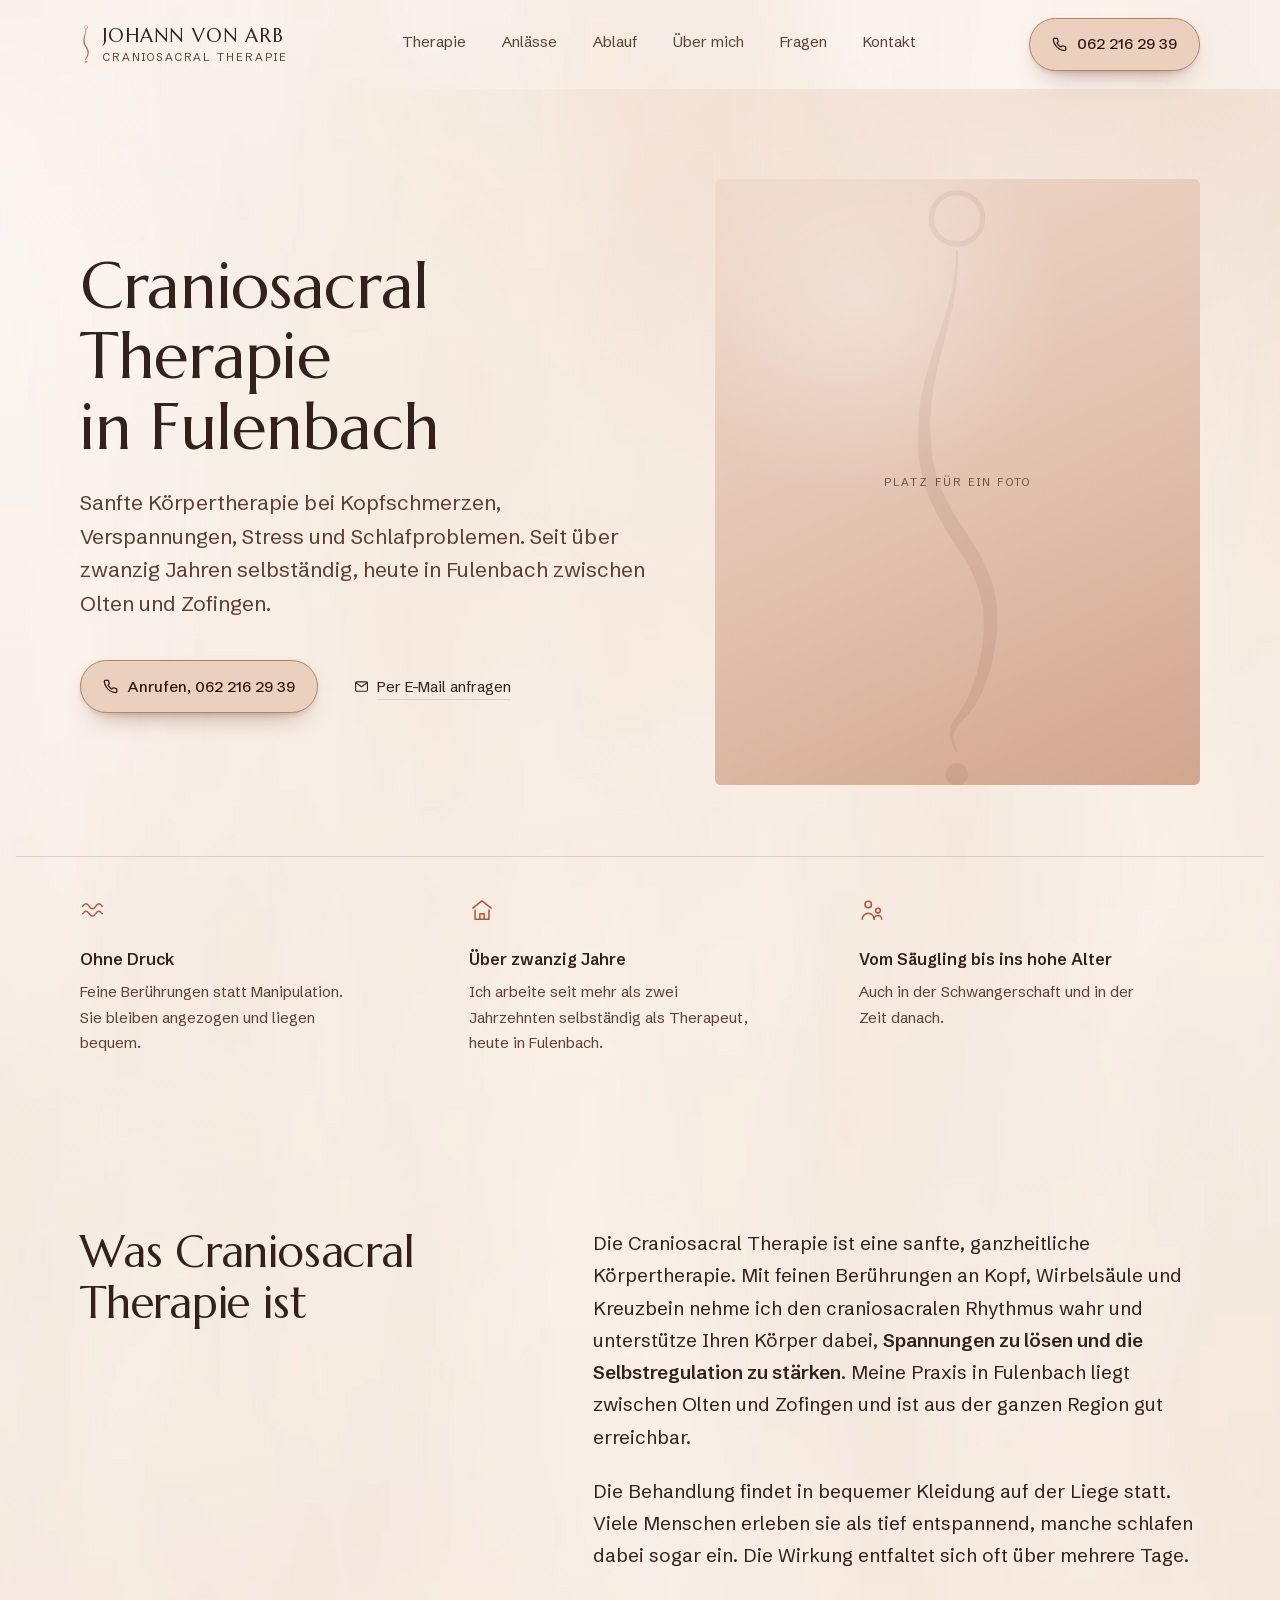
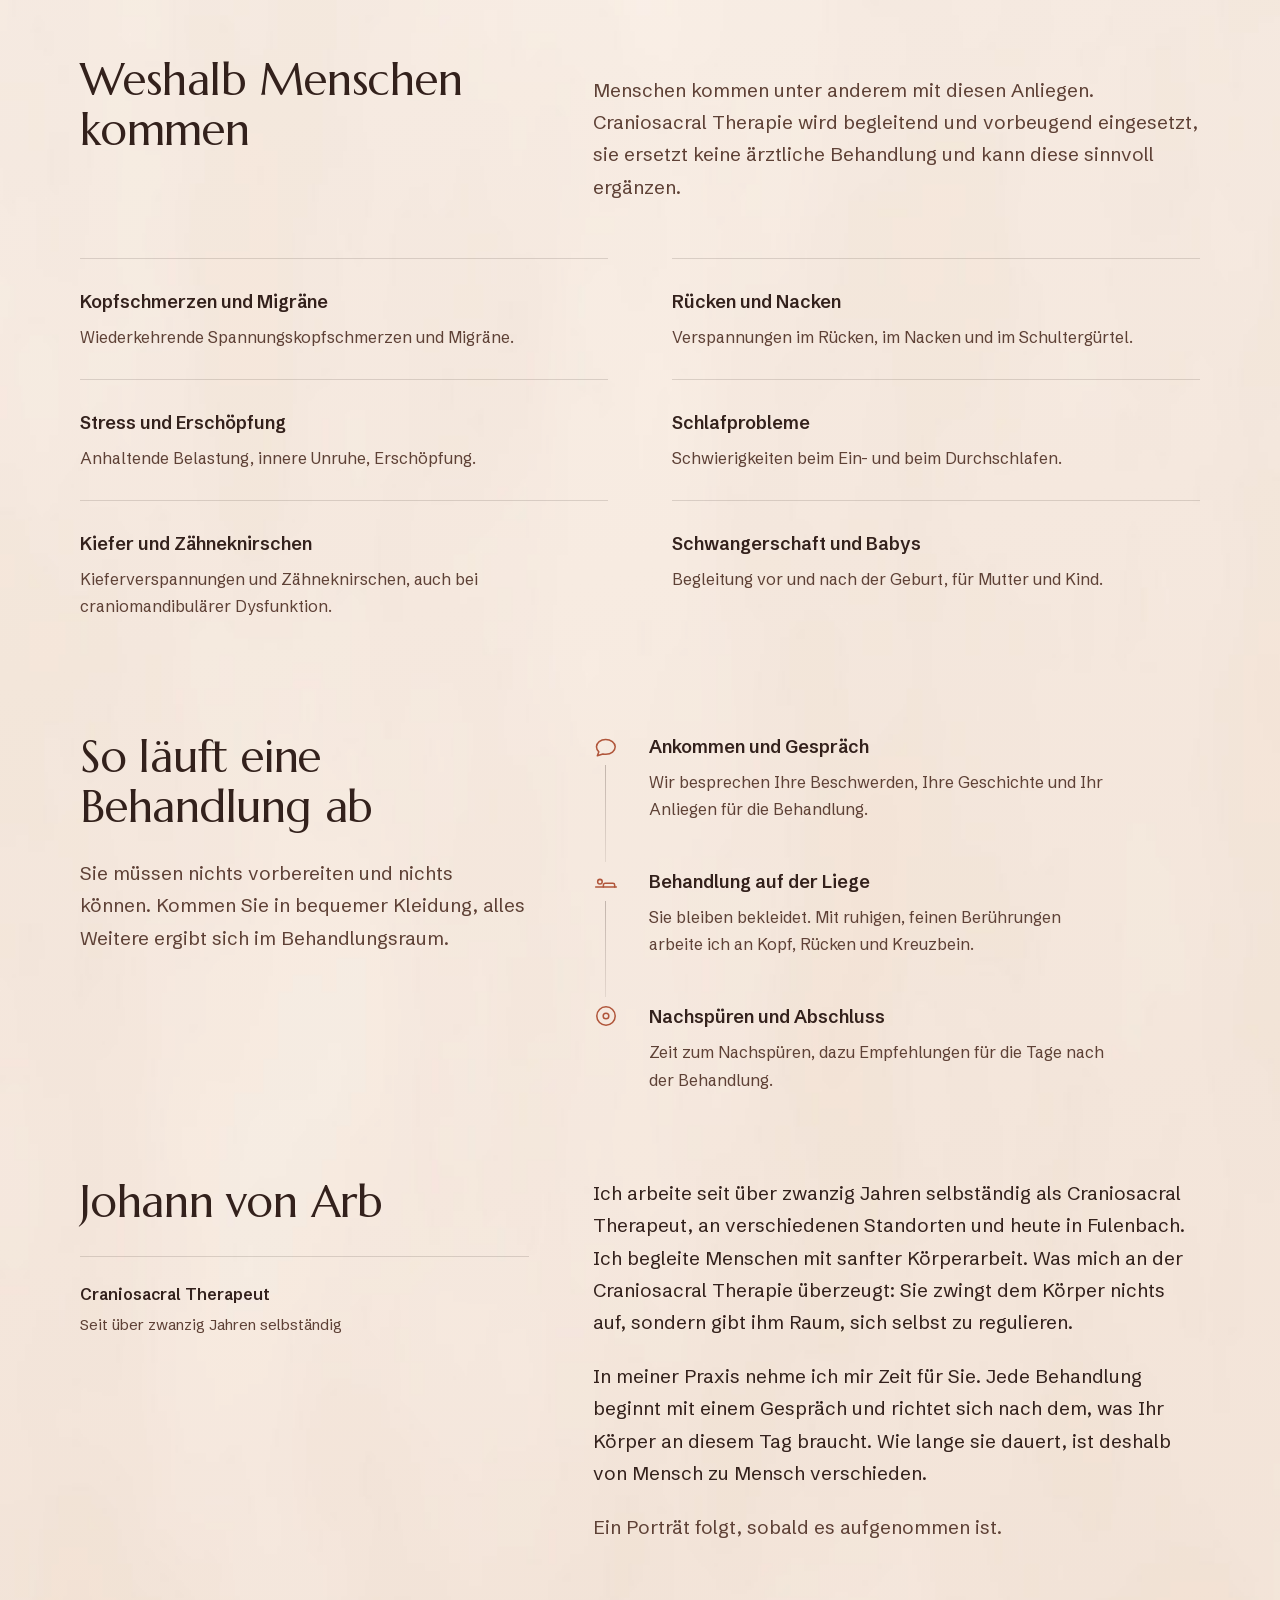
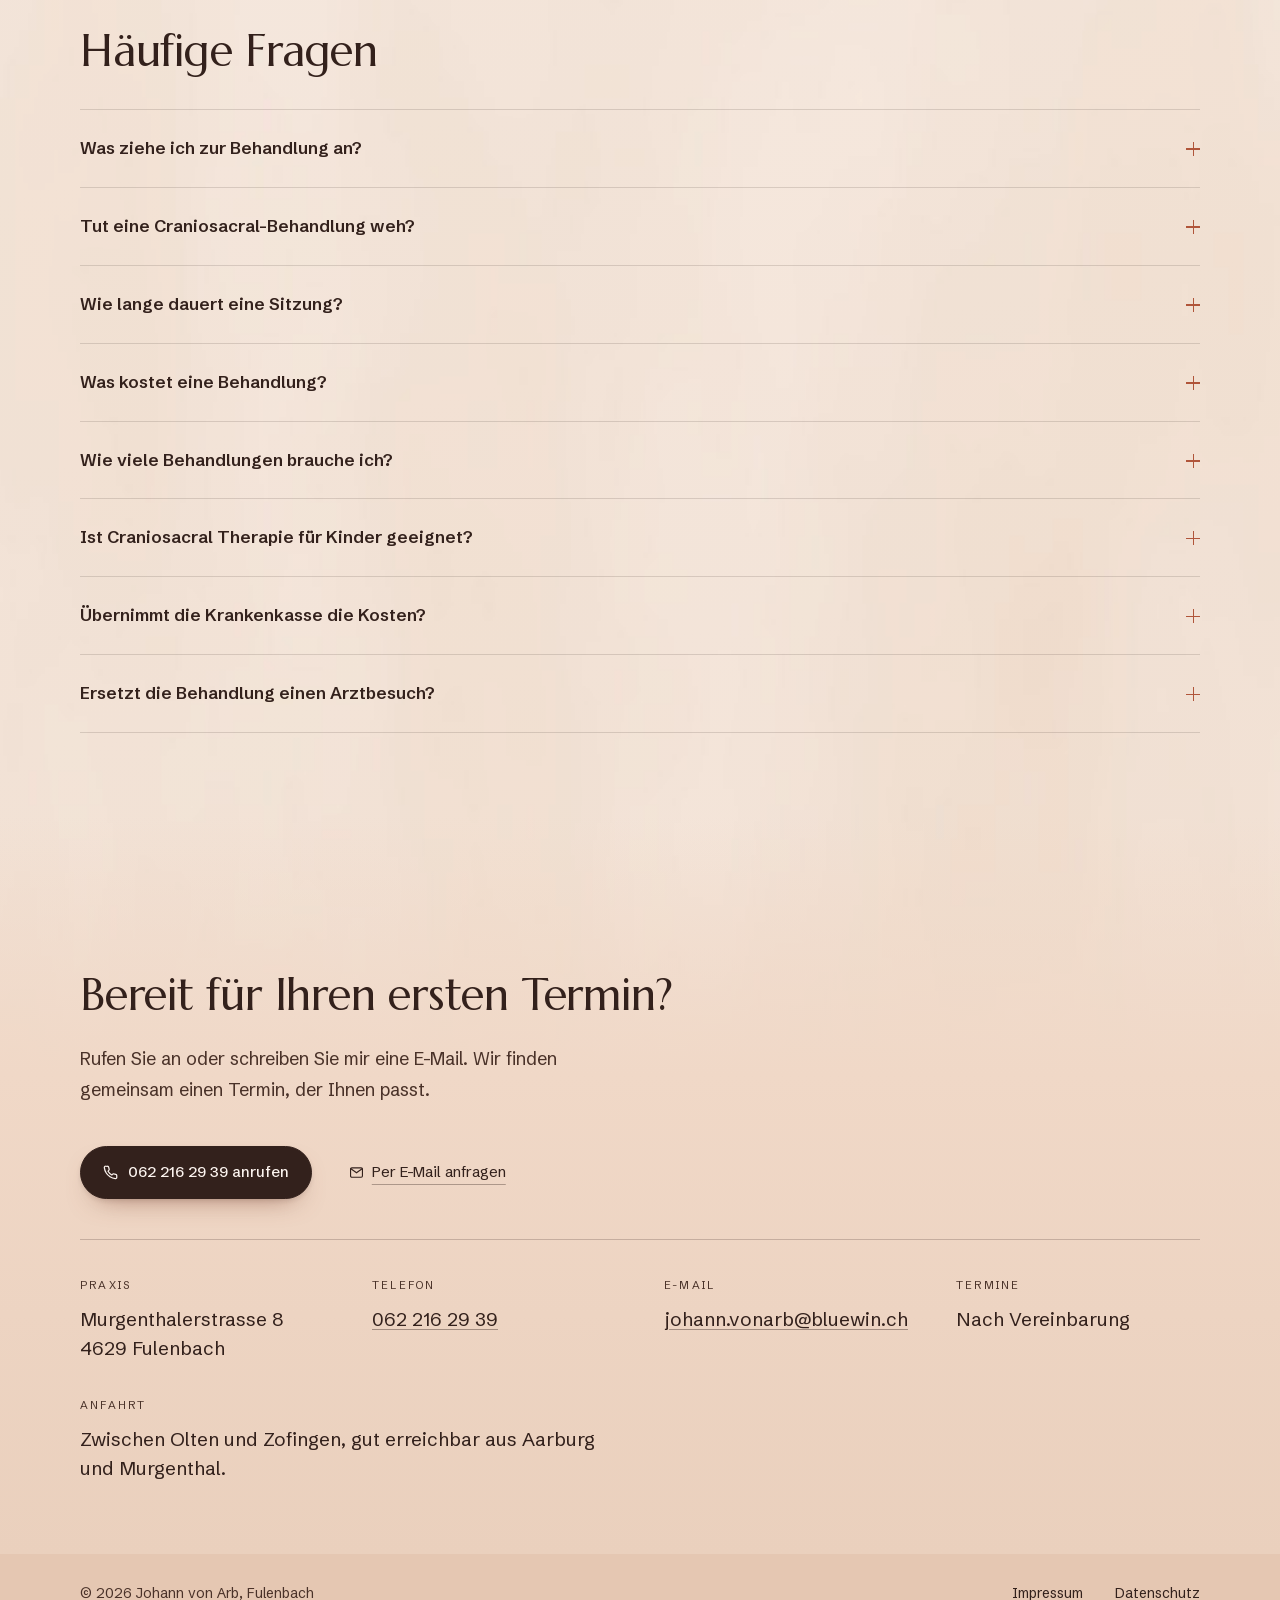
<file: index.html>
<!DOCTYPE html>
<html lang="de-CH">
<head>
<meta charset="UTF-8">
<meta name="viewport" content="width=device-width, initial-scale=1.0">

<!-- Titel unter 60 Zeichen, damit Google ihn nicht abschneidet.
     Ort steht vorne, weil danach gesucht wird. -->
<title>Craniosacral Therapie Fulenbach | Johann von Arb</title>
<meta name="description" content="Craniosacral Therapie in Fulenbach bei Olten. Sanfte Körpertherapie bei Kopfschmerzen, Verspannungen, Stress und Schlafproblemen. Seit über zwanzig Jahren.">

<!-- Bei eigener Domain hier, in sitemap.xml und robots.txt anpassen. -->
<link rel="canonical" href="https://f5yct67kcv-source.github.io/webseite-johann-vonarb/">
<meta name="robots" content="index, follow, max-image-preview:large">
<meta name="theme-color" content="#fdf9f5">
<meta name="author" content="Johann von Arb">
<meta name="geo.region" content="CH-SO">
<meta name="geo.placename" content="Fulenbach">

<!-- Vorschau beim Teilen in WhatsApp, Facebook und Co. -->
<meta property="og:type" content="website">
<meta property="og:locale" content="de_CH">
<meta property="og:site_name" content="Johann von Arb, Craniosacral Therapie">
<meta property="og:title" content="Craniosacral Therapie in Fulenbach">
<meta property="og:description" content="Sanfte Körpertherapie bei Kopfschmerzen, Verspannungen, Stress und Schlafproblemen. Seit über zwanzig Jahren selbständig, heute in Fulenbach.">
<meta property="og:url" content="https://f5yct67kcv-source.github.io/webseite-johann-vonarb/">
<meta property="og:image" content="https://f5yct67kcv-source.github.io/webseite-johann-vonarb/assets/img/og.jpg">
<meta property="og:image:width" content="1200">
<meta property="og:image:height" content="630">
<meta property="og:image:alt" content="Johann von Arb, Craniosacral Therapie in Fulenbach">
<meta name="twitter:card" content="summary_large_image">

<link rel="icon" href="favicon.svg" type="image/svg+xml">
<link rel="apple-touch-icon" href="apple-touch-icon.png">

<script>document.documentElement.className += ' js';</script>

<!-- Beide Schriften liegen lokal, kein Aufruf an fremde Server. -->
<link rel="preload" href="assets/fonts/schibsted-var.woff2" as="font" type="font/woff2" crossorigin>
<link rel="preload" href="assets/fonts/marcellus.woff2" as="font" type="font/woff2" crossorigin>

<!-- Strukturierte Daten für die lokale Suche und Google Maps.
     Bewusst als HealthAndBeautyBusiness und nicht als MedicalClinic:
     Komplementärtherapie ist keine ärztliche Tätigkeit.
     Keine Bewertungen, keine Preise, keine Behandlungsnamen, solange
     nichts Belegtes vorliegt. -->
<script type="application/ld+json">
{
  "@context": "https://schema.org",
  "@type": "HealthAndBeautyBusiness",
  "@id": "https://f5yct67kcv-source.github.io/webseite-johann-vonarb/#praxis",
  "name": "Johann von Arb, Craniosacral Therapie",
  "description": "Craniosacral Therapie in Fulenbach. Sanfte Körpertherapie bei Kopfschmerzen, Verspannungen, Stress und Schlafproblemen.",
  "url": "https://f5yct67kcv-source.github.io/webseite-johann-vonarb/",
  "image": "https://f5yct67kcv-source.github.io/webseite-johann-vonarb/assets/img/og.jpg",
  "telephone": "+41622162939",
  "email": "johann.vonarb@bluewin.ch",
  "address": {
    "@type": "PostalAddress",
    "streetAddress": "Murgenthalerstrasse 8",
    "postalCode": "4629",
    "addressLocality": "Fulenbach",
    "addressRegion": "SO",
    "addressCountry": "CH"
  },
  "areaServed": [
    { "@type": "City", "name": "Fulenbach" },
    { "@type": "City", "name": "Olten" },
    { "@type": "City", "name": "Zofingen" },
    { "@type": "City", "name": "Aarburg" },
    { "@type": "City", "name": "Murgenthal" }
  ],
  "availableLanguage": "de",
  "knowsAbout": [
    "Craniosacral Therapie",
    "Komplementärtherapie",
    "Körpertherapie"
  ]
}
</script>

<script type="application/ld+json">
{
  "@context": "https://schema.org",
  "@type": "FAQPage",
  "mainEntity": [
    {
      "@type": "Question",
      "name": "Was ziehe ich zur Behandlung an?",
      "acceptedAnswer": { "@type": "Answer", "text": "Bequeme Kleidung, in der Sie entspannt liegen können. Sie bleiben während der ganzen Behandlung angezogen, es wird nichts ausgezogen und keine Salbe verwendet." }
    },
    {
      "@type": "Question",
      "name": "Tut eine Craniosacral-Behandlung weh?",
      "acceptedAnswer": { "@type": "Answer", "text": "Nein. Gearbeitet wird mit sehr feinen Berührungen, ohne Druck, ohne Ziehen und ohne ruckartige Bewegungen. Viele Menschen empfinden die Behandlung als tief entspannend und schlafen dabei ein." }
    },
    {
      "@type": "Question",
      "name": "Wie lange dauert eine Sitzung?",
      "acceptedAnswer": { "@type": "Answer", "text": "Das ist von Mensch zu Mensch verschieden und lässt sich nicht mit einer Zahl beantworten. Eine Behandlung richtet sich danach, was Ihr Körper an diesem Tag braucht, und die Erstbehandlung dauert länger als die folgenden, weil am Anfang ein ausführliches Gespräch steht. Beim Abmachen des Termins sage ich Ihnen, mit wie viel Zeit Sie rechnen sollten." }
    },
    {
      "@type": "Question",
      "name": "Was kostet eine Behandlung?",
      "acceptedAnswer": { "@type": "Answer", "text": "Den Tarif bespreche ich am Telefon, zusammen mit dem Ablauf. So wissen Sie vor dem ersten Termin, woran Sie sind." }
    },
    {
      "@type": "Question",
      "name": "Wie viele Behandlungen brauche ich?",
      "acceptedAnswer": { "@type": "Answer", "text": "Das lässt sich vorher nicht seriös sagen. Manche Beschwerden lösen sich nach wenigen Sitzungen, andere brauchen längere Begleitung. Nach dem ersten Termin schätzen wir gemeinsam ein, was sinnvoll ist." }
    },
    {
      "@type": "Question",
      "name": "Ist Craniosacral Therapie für Kinder geeignet?",
      "acceptedAnswer": { "@type": "Answer", "text": "Ja. Die Methode arbeitet ohne Kraftaufwand und wird deshalb bei Säuglingen, Kindern und Jugendlichen ebenso eingesetzt wie bei Erwachsenen. Die Sitzungen sind bei Kindern in der Regel kürzer." }
    },
    {
      "@type": "Question",
      "name": "Übernimmt die Krankenkasse die Kosten?",
      "acceptedAnswer": { "@type": "Answer", "text": "Die Grundversicherung deckt Komplementärtherapie nicht. Ob Ihre Zusatzversicherung etwas übernimmt, hängt von Ihrer Police und von der Anerkennung der Praxis ab. Beides kläre ich mit Ihnen am Telefon, bevor Sie einen Termin abmachen." }
    },
    {
      "@type": "Question",
      "name": "Ersetzt die Behandlung einen Arztbesuch?",
      "acceptedAnswer": { "@type": "Answer", "text": "Nein. Craniosacral Therapie ist eine begleitende Methode. Bei akuten oder unklaren Beschwerden gehört die ärztliche Abklärung an den Anfang, die Therapie kann diese danach ergänzen." }
    }
  ]
}
</script>

<style>
@font-face {
  font-family: 'Schibsted Grotesk';
  src: url('assets/fonts/schibsted-var.woff2') format('woff2-variations');
  font-weight: 400 700;
  font-style: normal;
  font-display: swap;
}
@font-face {
  font-family: 'Marcellus';
  src: url('assets/fonts/marcellus.woff2') format('woff2');
  font-weight: 400;
  font-style: normal;
  font-display: swap;
}

:root {
  --sand-hell: #fcf4ef;
  --ton: #eed9cc;
  --text: #33211c;
  --text-leise: #5e4136;
  --linie: rgba(51, 33, 28, 0.15);
  --linie-fein: rgba(51, 33, 28, 0.08);

  /* Der Knopf ist hell, deshalb traegt er dunkle Schrift und eine feine
     Kontur: ohne sie hebt er sich nur mit 1,8:1 vom Grund ab und liest
     sich nicht mehr als Schaltflaeche. */
  --akzent: #ead0bd;
  --akzent-tief: #e0c0aa;
  --akzent-kontur: #b9825f;
  --knopf-schrift: #2b1410;

  /* Die gezeichneten Zeichen behalten den satten Ton, sonst verschwinden
     sie auf dem warmen Grund. */
  --zeichen: #b0553a;

  /* Der Grund ist kein Verlauf, sondern eine Wolke.
     Gerechnete Verlaeufe sehen ueberall gleich aus: gleiche Richtung,
     gleicher Abstand, gleiche Staerke. Deshalb liegt hier echtes
     fraktales Rauschen ueber einem sehr sanften Grundton, einmal ueber
     die ganze Seitenhoehe gespannt, sodass sich nichts wiederholt und
     keine Hoehe wie die andere aussieht. */
  --seite: linear-gradient(170deg, #fdfaf7 0%, #f9f1ea 45%, #f4e7dc 100%);
  --seitenende: #eddccd;

  /* Der Abschluss bleibt hell und im selben Terracotta wie der Knopf. */
  --band-mitte: #ead0bd;
  --band-tief: #e5c7b2;
  --band-leise: #4a3229;

  --breite: 78rem;
  --rand: clamp(1.25rem, 5vw, 4.5rem);
  --takt: clamp(3.75rem, 6.5vw, 7rem);
}

*, *::before, *::after { box-sizing: border-box; }

html {
  -webkit-text-size-adjust: 100%;
  scroll-behavior: smooth;
  scroll-padding-top: 6.5rem;
  /* Der Verlauf endet mit dem Dokument. Beim Ueberscrollen zeigt der
     Browser darunter seine eigene Flaeche, auf dem iPhone auch oben in
     der Statusleiste. Eine einzige Farbe waere deshalb entweder oben
     oder unten falsch: ein festgestellter Verlauf gibt beiden Kanten
     den Ton, der dort hingehoert. */
  background: linear-gradient(180deg, #fdf9f5 0%, #fdf9f5 45%, #e5c7b2 100%) fixed;
}
@media (max-width: 63.999rem) { html { scroll-padding-top: 5.5rem; } }
@media (prefers-reduced-motion: reduce) { html { scroll-behavior: auto; } }

body {
  margin: 0;
  position: relative;
  background: var(--seite) no-repeat;
  color: var(--text);
  font-family: 'Schibsted Grotesk', -apple-system, BlinkMacSystemFont, 'Segoe UI', sans-serif;
  font-size: clamp(1.0625rem, 0.99rem + 0.35vw, 1.1875rem);
  line-height: 1.7;
  -webkit-font-smoothing: antialiased;
}

/* Die Wolke selbst: multipliziert ueber den Grundton, ueber die volle
   Seitenhoehe gestreckt statt gekachelt. */
body::before {
  content: '';
  position: absolute;
  inset: 0;
  /* Die Wolke liegt als fertiges Bild vor, nicht als SVG-Filter.
     Als Filter musste das Rauschen bei jeder Aenderung der
     Dokumenthoehe neu ueber die ganze Flaeche gerechnet werden, und
     jedes Aufklappen im Fragenteil aendert die Hoehe. Ein Bitmap
     skaliert die Grafikkarte, das kostet nichts. */
  background-image: url('assets/img/grund.jpg');
  background-size: 100% 100%;
  background-repeat: no-repeat;
  mix-blend-mode: multiply;
  pointer-events: none;
  z-index: 0;
}
body > * { position: relative; z-index: 1; }

/* Auch die Flaechen, die der Browser stellt, gehoeren zum Entwurf. */
::selection { background: var(--text); color: var(--sand-hell); }
:focus-visible { outline: 2px solid var(--zeichen); outline-offset: 3px; border-radius: 4px; }
html { scrollbar-color: #b59784 #f6ebe4; scrollbar-width: thin; }
::-webkit-scrollbar { width: 11px; height: 11px; }
::-webkit-scrollbar-track { background: #f6ebe4; }
::-webkit-scrollbar-thumb { background: #cbab97; border: 3px solid #f6ebe4; border-radius: 99px; }
::-webkit-scrollbar-thumb:hover { background: #b59784; }

img { max-width: 100%; display: block; }
a { color: inherit; text-underline-offset: 3px; text-decoration-color: rgba(51, 33, 28, 0.45); }
a:hover { text-decoration-color: var(--zeichen); }

h1, h2, h3 {
  font-family: 'Marcellus', 'Iowan Old Style', Georgia, serif;
  font-weight: 400;
  margin: 0;
  text-wrap: balance;
  letter-spacing: -0.005em;
}

.bahn { max-width: var(--breite); margin-inline: auto; padding-inline: var(--rand); }

.springmarke { position: absolute; left: -9999px; top: 0; background: var(--text); color: var(--sand-hell); padding: 0.75rem 1.25rem; z-index: 99; }
.springmarke:focus { left: 0; }

/* ---- Kopfleiste ------------------------------------------------------- */

.kopf {
  position: sticky;
  top: 0;
  z-index: 30;
  border-bottom: 1px solid transparent;
  transition: background 0.35s ease, box-shadow 0.35s ease, border-color 0.35s ease;
}
.kopf.liegt {
  background: rgba(253, 249, 245, 0.92);
  backdrop-filter: saturate(1.3) blur(10px);
  border-bottom-color: var(--linie-fein);
  box-shadow: 0 1px 24px -14px rgba(51, 33, 28, 0.5);
}
.kopf > div {
  max-width: var(--breite);
  margin-inline: auto;
  padding: 1.1rem var(--rand);
  display: flex;
  align-items: center;
  justify-content: space-between;
  gap: 1.5rem;
}

.marke {
  display: inline-flex;
  align-items: center;
  gap: 0.7rem;
  font-family: 'Marcellus', Georgia, serif;
  font-size: 1.1875rem;
  letter-spacing: 0.055em;
  text-transform: uppercase;
  text-decoration: none;
  line-height: 1.1;
  white-space: nowrap;
}
/* Das Zeichen: die Linie der Wirbelsaeule, Schaedel oben, Kreuzbein unten */
.marke .zeichen { height: 40px; width: auto; flex: none; color: var(--zeichen); }
.marke small {
  display: block;
  font-family: 'Schibsted Grotesk', sans-serif;
  font-size: 0.6875rem;
  letter-spacing: 0.2em;
  text-transform: uppercase;
  color: var(--text-leise);
  margin-top: 0.35rem;
}

.kopf-nav { display: flex; gap: 2.25rem; }
.kopf-nav a {
  font-size: 0.9375rem;
  text-decoration: none;
  color: var(--text-leise);
  padding-bottom: 3px;
  border-bottom: 1px solid transparent;
  transition: color 0.2s, border-color 0.2s;
}
.kopf-nav a:hover { color: var(--text); border-bottom-color: var(--zeichen); }

.klapp { display: none; }
.kopf-nav .nav-ruf { display: none; }

/* Unter dieser Breite reicht die Zeile nicht mehr fuer sechs Punkte.
   Eine seitlich schiebbare Leiste versteckt die letzten beiden, ohne
   dass man es merkt, deshalb klappt das Menue hier auf. */
@media (max-width: 63.999rem) {
  .klapp {
    display: grid;
    place-content: center;
    width: 44px;
    height: 44px;
    margin-right: -0.6rem;
    margin-left: auto;
    background: none;
    border: 0;
    cursor: pointer;
    color: var(--text);
  }
  .balken, .balken::before, .balken::after {
    display: block;
    width: 22px;
    height: 1.5px;
    background: currentColor;
    border-radius: 2px;
    transition: transform 0.3s cubic-bezier(0.16, 1, 0.3, 1), opacity 0.2s;
  }
  .balken::before, .balken::after { content: ''; position: absolute; }
  .balken::before { transform: translateY(-7px); }
  .balken::after { transform: translateY(7px); }
  .klapp[aria-expanded="true"] .balken { background: transparent; }
  .klapp[aria-expanded="true"] .balken::before { transform: rotate(45deg); }
  .klapp[aria-expanded="true"] .balken::after { transform: rotate(-45deg); }

  .kopf-nav {
    position: absolute;
    top: 100%;
    left: 0;
    right: 0;
    flex-direction: column;
    gap: 0;
    background: #fdf9f5;
    border-bottom: 1px solid var(--linie-fein);
    box-shadow: 0 18px 40px -28px rgba(51, 33, 28, 0.7);
    padding: 0.5rem var(--rand) 1.5rem;
    visibility: hidden;
    opacity: 0;
    transform: translateY(-8px);
    transition: opacity 0.25s ease, transform 0.25s cubic-bezier(0.16, 1, 0.3, 1), visibility 0.25s;
  }
  .kopf-nav.offen { visibility: visible; opacity: 1; transform: none; }
  .kopf-nav a {
    font-family: 'Marcellus', Georgia, serif;
    font-size: 1.375rem;
    color: var(--text);
    padding: 0.85rem 0;
    border-bottom: 1px solid var(--linie-fein);
  }
  .kopf-nav a:last-child { border-bottom: 0; }

  /* Die Nummer wandert aus der Kopfzeile ins Menue. Oben bleibt damit
     nur Name und Menue, aber der schnelle Weg zum Anruf geht nicht
     verloren: der Knopf im Auftakt scrollt weg, der Kopf bleibt. */
  .kopf > .ruf, .kopf > div > .ruf { display: none; }
  .kopf-nav .nav-ruf {
    display: inline-flex;
    justify-content: center;
    align-self: stretch;
    margin-top: 1.5rem;
    font-family: 'Schibsted Grotesk', sans-serif;
    font-size: 1rem;
    border: 0;
    padding: 1rem 1.4rem;
    /* Dunkel wie im Abschluss: im Menue ist das der Handlungspunkt,
       neben den grossen Zeilen wuerde der helle Knopf abgeschaltet
       aussehen. */
    background: var(--text);
    color: var(--sand-hell);
  }
  .kopf-nav .nav-ruf:hover { border: 0; background: #241610; }
  .kopf { position: sticky; }
  .kopf > div { position: relative; }
}
@media (max-width: 30rem) {
  .kopf > div { gap: 0.5rem; padding-inline: 1.25rem; }
  .kopf .marke { font-size: 0.9375rem; letter-spacing: 0.03em; }
  .kopf .marke small { font-size: 0.625rem; letter-spacing: 0.1em; margin-top: 0.2rem; }
  .marke .zeichen { height: 34px; }
  .marke { gap: 0.5rem; }
  .kopf .ruf { padding: 0.55rem 0.9rem; min-height: 44px; font-size: 0.8125rem; }
  .kopf .ruf svg { display: none; }
}

/* ---- Knoepfe ---------------------------------------------------------- */

.ruf {
  display: inline-flex;
  align-items: center;
  gap: 0.6rem;
  background: var(--akzent);
  color: var(--knopf-schrift);
  border: 1px solid var(--akzent-kontur);
  text-decoration: none;
  padding: 0.8rem 1.4rem;
  border-radius: 999px;
  font-size: 0.9375rem;
  font-weight: 500;
  white-space: nowrap;
  box-shadow: 0 2px 4px rgba(51, 33, 28, 0.1), 0 12px 28px -16px rgba(120, 60, 40, 0.75);
  transition: background 0.22s cubic-bezier(0.16, 1, 0.3, 1), transform 0.22s cubic-bezier(0.16, 1, 0.3, 1), box-shadow 0.22s;
}
.ruf:hover {
  background: var(--akzent-tief);
  transform: translateY(-2px);
  box-shadow: 0 4px 8px rgba(51, 33, 28, 0.12), 0 18px 34px -18px rgba(120, 60, 40, 0.8);
}
.ruf:active { transform: translateY(0); }
.ruf svg { flex: none; }

.ruf-still {
  display: inline-flex;
  align-items: center;
  gap: 0.5rem;
  font-size: 0.9375rem;
  color: var(--text);
  /* Gleicher seitlicher Abstand wie im Knopf: sonst beginnt der Text
     weiter links als der des Knopfes, was auffaellt, sobald beide
     untereinander stehen. Die Linie sitzt deshalb am Text und nicht
     an der Elementkante. */
  padding: 0.8rem calc(1.4rem + 1px);
  text-decoration: underline;
  text-decoration-color: var(--linie);
  text-decoration-thickness: 1px;
  text-underline-offset: 7px;
  transition: text-decoration-color 0.22s, color 0.22s;
}
.ruf-still:hover { color: var(--zeichen); text-decoration-color: var(--zeichen); }

/* ---- Auftakt ---------------------------------------------------------- */

.auftakt {
  position: relative;
  padding-block: clamp(3rem, 7vw, 6rem) clamp(3.5rem, 7vw, 5.5rem);
  overflow: hidden;
}
.auftakt::before {
  content: '';
  position: absolute;
  inset: -30% -10% auto -10%;
  height: 130%;
  background: radial-gradient(72% 64% at 80% 12%, rgba(235, 209, 193, 0.7) 0%, rgba(238, 217, 204, 0) 72%);
  pointer-events: none;
}
.auftakt > * { position: relative; }

.auftakt-satz { display: grid; gap: clamp(2.5rem, 5vw, 4.5rem); align-items: center; }
@media (min-width: 62rem) { .auftakt-satz { grid-template-columns: minmax(0, 1fr) minmax(0, 0.85fr); } }

.auftakt h1 { font-size: clamp(2.4rem, 1.5rem + 3.8vw, 4rem); line-height: 1.1; max-width: 15ch; margin-bottom: 1.5rem; }
.auftakt .anriss {
  font-size: clamp(1.125rem, 1.05rem + 0.4vw, 1.3125rem);
  line-height: 1.6;
  color: var(--text-leise);
  max-width: 44ch;
  margin: 0 0 2.5rem;
}
.handlung { display: flex; flex-wrap: wrap; align-items: center; gap: 0.5rem 0.75rem; }

/* Der vorbereitete Bildplatz: eine gestaltete Flaeche, kein leerer Kasten.
   Sobald ein Foto da ist, wird nur das <img> eingesetzt. */
.bildplatz {
  aspect-ratio: 4 / 5;
  border-radius: 6px;
  background: linear-gradient(155deg, #eed9cc 0%, #e2c0ad 55%, #d1a68f 100%);
  position: relative;
  overflow: hidden;
  display: grid;
  place-content: center;
}
.bild-zeichen {
  position: absolute;
  top: -2%;
  left: 50%;
  height: 106%;
  width: auto;
  transform: translateX(-50%);
  color: #5a2e1e;
  opacity: 0.08;
}
.bildplatz::after {
  content: '';
  position: absolute;
  inset: 0;
  background: radial-gradient(70% 55% at 30% 20%, rgba(255, 255, 255, 0.35) 0%, rgba(255, 255, 255, 0) 60%);
}
.bildplatz span {
  position: relative;
  z-index: 1;
  font-size: 0.6875rem;
  letter-spacing: 0.2em;
  text-transform: uppercase;
  color: var(--band-leise);
  opacity: 0.8;
}

/* Nur die senkrechten Werte setzen: die Kurzschreibweise wuerde das
   margin-inline: auto der Bahn ueberschreiben und den Streifen nach
   links haengen lassen. */
.merkmale {
  list-style: none;
  display: grid;
  gap: 2rem 3rem;
  margin-block: clamp(3rem, 5.5vw, 4.5rem) 0;
  padding-block: 2.5rem 0;
  border-top: 1px solid var(--linie);
}
@media (min-width: 48rem) { .merkmale { grid-template-columns: repeat(3, 1fr); } }
.merkmale .zeichen { margin-bottom: 0.9rem; }
.merkmale strong { display: block; font-size: 1rem; font-weight: 600; margin-bottom: 0.35rem; }
.merkmale p { margin: 0; font-size: 0.9375rem; color: var(--text-leise); max-width: 32ch; }

/* ---- Zeichen ---------------------------------------------------------- */

.zeichen {
  width: 26px;
  height: 26px;
  fill: none;
  stroke: var(--zeichen);
  stroke-width: 1.4;
  stroke-linecap: round;
  stroke-linejoin: round;
}

/* ---- Abschnitte ------------------------------------------------------- */

.abschnitt { padding-block: var(--takt); }
.abschnitt + .abschnitt { padding-top: 0; }

h2 { font-size: clamp(1.85rem, 1.4rem + 2vw, 2.75rem); line-height: 1.15; max-width: 22ch; margin-bottom: 1.5rem; }
.satz { max-width: 62ch; }
.satz p { margin: 0 0 1.35rem; }
.satz p:last-child { margin-bottom: 0; }
.leise { color: var(--text-leise); }

.zweispalt { display: grid; gap: clamp(2rem, 5vw, 5rem); }
@media (min-width: 62rem) {
  .zweispalt { grid-template-columns: minmax(0, 0.85fr) minmax(0, 1.15fr); align-items: start; }
  .zweispalt > :first-child { position: sticky; top: 7.5rem; }
}
@media (prefers-reduced-motion: reduce) { .zweispalt > :first-child { position: static; } }

/* ---- Anlaesse --------------------------------------------------------- */

.anlaesse { display: grid; gap: 0 clamp(2rem, 5vw, 4.5rem); margin-top: 2.25rem; }
@media (min-width: 52rem) { .anlaesse { grid-template-columns: 1fr 1fr; } }
.anlass { padding: 1.75rem 0; border-top: 1px solid var(--linie); }
.anlass h3 { font-family: 'Schibsted Grotesk', sans-serif; font-size: 1.125rem; font-weight: 600; letter-spacing: 0; margin-bottom: 0.4rem; }
.anlass p { margin: 0; color: var(--text-leise); font-size: 1rem; }

/* ---- Ablauf ----------------------------------------------------------- */

.ablauf { list-style: none; margin: 0; padding: 0; position: relative; }
.ablauf li { position: relative; padding: 0 0 2.75rem 3.5rem; }
.ablauf li:last-child { padding-bottom: 0; }
.ablauf .zeichen { position: absolute; left: 0; top: 0.05rem; }
/* Die Linie zieht jeder Schritt selbst, vom eigenen Zeichen zum naechsten.
   So braucht es keinen ausgestanzten Hintergrund, der auf dem Verlauf
   immer als heller Fleck sichtbar bliebe. */
.ablauf li::after {
  content: '';
  position: absolute;
  left: 12.5px;
  top: 2.1rem;
  bottom: 0.35rem;
  width: 1px;
  background: linear-gradient(to bottom, rgba(51, 33, 28, 0.26), rgba(51, 33, 28, 0.09));
}
.ablauf li:last-child::after { content: none; }
.ablauf h3 { font-family: 'Schibsted Grotesk', sans-serif; font-size: 1.125rem; font-weight: 600; letter-spacing: 0; margin-bottom: 0.4rem; }
.ablauf p { margin: 0; color: var(--text-leise); font-size: 1rem; max-width: 46ch; }

.signatur { margin-top: 1.75rem; padding-top: 1.5rem; border-top: 1px solid var(--linie); }
.signatur strong { display: block; font-weight: 600; font-size: 1rem; }
.satz strong { font-weight: 600; color: var(--text); }
.signatur span { display: block; font-size: 0.9375rem; color: var(--text-leise); margin-top: 0.25rem; }

/* ---- Fragen ----------------------------------------------------------- */

.fragen { margin-top: 2rem; }
details { border-top: 1px solid var(--linie); }
details:last-of-type { border-bottom: 1px solid var(--linie); }
summary {
  display: flex;
  align-items: flex-start;
  justify-content: space-between;
  gap: 2rem;
  padding: 1.5rem 0;
  cursor: pointer;
  list-style: none;
  font-size: 1.0625rem;
  font-weight: 600;
  transition: color 0.2s;
}
summary::-webkit-details-marker { display: none; }
summary:hover { color: var(--zeichen); }
.kreuz { flex: none; width: 14px; height: 14px; position: relative; top: 0.5rem; }
.kreuz::before, .kreuz::after {
  content: '';
  position: absolute;
  background: var(--zeichen);
  transition: transform 0.3s cubic-bezier(0.16, 1, 0.3, 1);
}
.kreuz::before { left: 0; top: 6.5px; width: 14px; height: 1.5px; }
.kreuz::after { left: 6.5px; top: 0; width: 1.5px; height: 14px; }
details[open] .kreuz::after { transform: scaleY(0); }
details .antwort { padding-bottom: 1.75rem; margin: 0; max-width: 62ch; color: var(--text-leise); }

/* ---- Abschluss -------------------------------------------------------- */

.kontakt {
  /* Die Seite endet nicht im Dunkeln, sondern einen Hauch waermer als
     der Seitenton. Der Verlauf startet durchsichtig, damit er auf dem
     Seitengrund ohne Kante einsetzt, und wird erst unten voll. */
  background: linear-gradient(180deg,
    rgba(237, 220, 205, 0) 0,
    #f0d8c7 35%,
    var(--band-mitte) 100%);
  padding-block: clamp(8rem, 12vw, 10rem) clamp(2.5rem, 4vw, 3.5rem);
}
.kontakt .anriss { color: var(--band-leise); max-width: 44ch; margin: 0 0 2.5rem; font-size: 1.125rem; }
.kontakt .ruf + .ruf-still { margin-left: 0.5rem; }
@media (max-width: 30rem) { .kontakt .ruf + .ruf-still { margin-left: 0; } }
.kontakt .ruf-still { text-decoration-color: rgba(51, 33, 28, 0.35); }
/* Auf der hellen Flaeche ist der dunkle Knopf der klare Handlungspunkt. */
.kontakt .ruf { background: var(--text); color: var(--sand-hell); border-color: var(--text); }
.kontakt .ruf:hover { background: #241610; }

.karte { display: grid; gap: 2rem 3rem; margin-top: 2.5rem; padding-top: 2.25rem; border-top: 1px solid rgba(51, 33, 28, 0.22); }
@media (min-width: 48rem) { .karte { grid-template-columns: repeat(4, minmax(0, 1fr)); } }
.karte dt { font-size: 0.6875rem; letter-spacing: 0.2em; text-transform: uppercase; color: var(--band-leise); margin-bottom: 0.65rem; }
.karte dd { margin: 0; line-height: 1.55; overflow-wrap: anywhere; }
.karte dd a { text-decoration-color: rgba(51, 33, 28, 0.4); }
.karte .weit { grid-column: 1 / -1; max-width: 46ch; }

.fuss { background: var(--band-tief); padding-block: 1.75rem 2rem; font-size: 0.875rem; color: var(--band-leise); }
.fuss > div { display: flex; flex-wrap: wrap; gap: 1rem 2rem; justify-content: space-between; align-items: baseline; }
.fuss p { margin: 0; }
.fuss nav { display: flex; gap: 2rem; }
.fuss a { color: var(--text); }

/* ---- Der Bewegungsmoment ----------------------------------------------
   Getragen wird er von den Reihen: Anlaesse und Ablaufschritte laufen
   nacheinander ein, jede Zeile eine Spur spaeter als die vorige. Die
   uebrigen Abschnitte stehen einfach da. */

.js .reihe > * { opacity: 0; transform: translateY(14px); }
.js .reihe.da > * {
  opacity: 1;
  transform: none;
  transition: opacity 0.7s cubic-bezier(0.16, 1, 0.3, 1), transform 0.7s cubic-bezier(0.16, 1, 0.3, 1);
}
.js .reihe.da > :nth-child(2) { transition-delay: 0.07s; }
.js .reihe.da > :nth-child(3) { transition-delay: 0.14s; }
.js .reihe.da > :nth-child(4) { transition-delay: 0.21s; }
.js .reihe.da > :nth-child(5) { transition-delay: 0.28s; }
.js .reihe.da > :nth-child(6) { transition-delay: 0.35s; }

@media (prefers-reduced-motion: reduce) {
  .js .reihe > * { opacity: 1; transform: none; transition: none; }
}
</style>
</head>
<body>

<!--
  THESIS: Die vertraute Praxis-Konvention auf dem Ausfuehrungsniveau eines
  gehobenen Hauses. Sie verweigert die Baukasten-Fassung: gleiche
  Kachelreihen, Symbolkreise, Wellness-Floskeln.
  OWN-WORLD: Warmes Terracotta ueber die ganze Seite. Der Grund atmet
  viermal langsam von hell nach warm und zurueck, ohne Kante; der
  Abschluss bleibt hell im selben Ton statt dunkel zu werden. Knopf hell
  mit dunkler Schrift, gezeichnete Zeichen im satten Ausgangston.
  Marcellus in den Ueberschriften, Schibsted Grotesk im Text.
  STORY: Sanfte Koerpertherapie, seit ueber zwanzig Jahren, ein Mann im
  Dorf. Keine Zeitangaben: eine Sitzung dauert, was sie dauert. Wer
  Vertrauen fasst, ruft an.
  FIRST VIEWPORT: Links grosse ruhige Ueberschrift, ein Satz Erklaerung,
  Anrufknopf und Verweis auf den Ablauf. Rechts der vorbereitete
  Bildplatz als gestaltete Flaeche, kein leerer Kasten.
  FORM: Kategoriestandard, ueber den Ausstieg gewaehlt. Seed df5c905b.
  FINISH: unreviewed and undocumented is unfinished; this build ends with
  the finish review, the verdict, and DESIGN.md
-->

<a class="springmarke" href="#inhalt">Zum Inhalt springen</a>

<header class="kopf" id="kopf">
  <div>
    <a class="marke" href="#"><svg class="zeichen" viewBox="0 0 60 200" xmlns="http://www.w3.org/2000/svg" aria-hidden="true" focusable="false"><circle cx="30" cy="16" r="8" fill="none" stroke="currentColor" stroke-width="1.6"/><path d="M29.7 26.0 L29.7 27.8 L29.6 29.5 L29.4 31.2 L29.2 32.8 L29.0 34.4 L28.8 36.0 L28.5 37.5 L28.2 39.1 L27.8 40.5 L27.5 42.0 L27.1 43.4 L26.7 44.9 L26.3 46.3 L25.8 47.7 L25.4 49.0 L24.9 50.4 L24.5 51.8 L24.0 53.2 L23.5 54.5 L23.1 55.9 L22.6 57.3 L22.2 58.7 L21.7 60.1 L21.3 61.5 L20.9 62.9 L20.5 64.4 L20.1 65.9 L19.7 67.4 L19.4 68.9 L19.1 70.4 L18.8 72.0 L18.5 73.7 L18.3 75.3 L18.1 77.0 L18.0 78.8 L17.9 80.5 L17.8 82.4 L17.8 84.3 L17.8 86.2 L17.9 88.2 L18.1 90.2 L18.3 92.1 L18.7 94.0 L19.0 95.8 L19.5 97.5 L20.0 99.2 L20.5 100.8 L21.1 102.4 L21.8 103.9 L22.5 105.4 L23.2 106.9 L23.9 108.3 L24.7 109.6 L25.5 111.0 L26.2 112.3 L27.0 113.6 L27.8 114.8 L28.6 116.1 L29.4 117.3 L30.2 118.5 L31.0 119.8 L31.7 121.0 L32.5 122.2 L33.2 123.4 L33.8 124.7 L34.5 125.9 L35.1 127.2 L35.6 128.5 L36.2 129.8 L36.6 131.2 L37.1 132.6 L37.4 134.0 L37.7 135.5 L38.0 137.0 L38.2 138.6 L38.3 140.3 L38.3 142.0 L38.3 143.8 L38.2 145.7 L38.0 147.7 L37.7 149.7 L37.4 151.6 L37.1 153.3 L36.7 155.0 L36.4 156.5 L36.0 157.9 L35.6 159.3 L35.2 160.5 L34.8 161.7 L34.4 162.7 L33.9 163.7 L33.5 164.7 L33.1 165.5 L32.7 166.4 L32.3 167.1 L31.9 167.8 L31.5 168.5 L31.1 169.1 L30.7 169.7 L30.3 170.2 L29.9 170.8 L29.6 171.3 L29.3 171.8 L29.0 172.3 L28.7 172.8 L28.4 173.3 L28.2 173.8 L28.0 174.3 L27.9 174.9 L27.8 175.4 L27.7 176.0 L27.7 176.5 L27.8 177.1 L27.9 177.7 L28.1 178.4 L28.3 179.0 L28.6 179.7 L28.9 180.5 L29.3 181.3 L29.7 182.1 L30.3 181.9 L29.9 181.0 L29.6 180.2 L29.3 179.4 L29.1 178.8 L29.0 178.1 L28.9 177.6 L28.9 177.0 L29.0 176.6 L29.0 176.1 L29.2 175.7 L29.3 175.3 L29.5 175.0 L29.7 174.6 L30.0 174.3 L30.3 173.9 L30.6 173.5 L31.0 173.1 L31.3 172.7 L31.8 172.2 L32.2 171.8 L32.7 171.2 L33.2 170.7 L33.7 170.1 L34.2 169.4 L34.7 168.7 L35.3 167.9 L35.8 167.1 L36.4 166.2 L36.9 165.2 L37.4 164.1 L38.0 163.0 L38.5 161.8 L39.0 160.4 L39.5 159.0 L40.0 157.5 L40.5 155.9 L40.9 154.2 L41.3 152.3 L41.7 150.4 L42.0 148.3 L42.3 146.2 L42.5 144.1 L42.6 142.1 L42.6 140.2 L42.6 138.3 L42.4 136.5 L42.2 134.7 L41.9 133.0 L41.5 131.4 L41.1 129.8 L40.6 128.2 L40.0 126.7 L39.4 125.3 L38.8 123.9 L38.1 122.5 L37.4 121.1 L36.6 119.8 L35.8 118.5 L35.1 117.2 L34.3 116.0 L33.5 114.7 L32.7 113.5 L31.9 112.2 L31.1 111.0 L30.3 109.8 L29.5 108.5 L28.7 107.3 L28.0 106.0 L27.3 104.7 L26.6 103.4 L26.0 102.0 L25.3 100.7 L24.8 99.2 L24.2 97.8 L23.7 96.3 L23.3 94.7 L22.9 93.1 L22.5 91.4 L22.3 89.7 L22.1 87.8 L21.9 86.0 L21.8 84.1 L21.7 82.4 L21.7 80.6 L21.7 78.9 L21.8 77.3 L21.9 75.7 L22.0 74.1 L22.2 72.5 L22.4 71.0 L22.6 69.5 L22.8 68.0 L23.1 66.5 L23.4 65.1 L23.7 63.6 L24.0 62.2 L24.4 60.8 L24.7 59.4 L25.1 58.0 L25.4 56.6 L25.8 55.2 L26.1 53.8 L26.5 52.4 L26.9 51.0 L27.2 49.6 L27.6 48.1 L27.9 46.7 L28.3 45.3 L28.6 43.8 L28.9 42.3 L29.1 40.8 L29.4 39.3 L29.6 37.7 L29.8 36.2 L30.0 34.5 L30.1 32.9 L30.2 31.2 L30.3 29.5 L30.3 27.8 L30.3 26.0 Z" fill="currentColor"/><circle cx="30" cy="189" r="3.5" fill="currentColor"/></svg><span class="marke-text">Johann von Arb<small>Craniosacral Therapie</small></span></a>
    <button class="klapp" id="klapp" aria-expanded="false" aria-controls="kopf-nav" aria-label="Menü öffnen">
      <span class="balken" aria-hidden="true"></span>
    </button>
    <nav class="kopf-nav" id="kopf-nav" aria-label="Seitenbereiche">
      <a href="#therapie">Therapie</a>
      <a href="#anlaesse">Anlässe</a>
      <a href="#ablauf">Ablauf</a>
      <a href="#person">Über mich</a>
      <a href="#fragen">Fragen</a>
      <a href="#kontakt">Kontakt</a>
      <a class="ruf nav-ruf" href="tel:+41622162939">
        <svg width="15" height="15" viewBox="0 0 24 24" fill="none" stroke="currentColor" stroke-width="2" stroke-linecap="round" stroke-linejoin="round" aria-hidden="true"><path d="M22 16.9v3a2 2 0 0 1-2.2 2 19.8 19.8 0 0 1-8.6-3.1 19.5 19.5 0 0 1-6-6A19.8 19.8 0 0 1 2.1 4.2 2 2 0 0 1 4.1 2h3a2 2 0 0 1 2 1.7c.1 1 .4 1.9.7 2.8a2 2 0 0 1-.5 2.1L8.1 9.9a16 16 0 0 0 6 6l1.3-1.3a2 2 0 0 1 2.1-.4c.9.3 1.8.6 2.8.7a2 2 0 0 1 1.7 2Z"/></svg>
        Anrufen, 062 216 29 39
      </a>
    </nav>
    <a class="ruf" href="tel:+41622162939">
      <svg width="15" height="15" viewBox="0 0 24 24" fill="none" stroke="currentColor" stroke-width="2" stroke-linecap="round" stroke-linejoin="round" aria-hidden="true"><path d="M22 16.9v3a2 2 0 0 1-2.2 2 19.8 19.8 0 0 1-8.6-3.1 19.5 19.5 0 0 1-6-6A19.8 19.8 0 0 1 2.1 4.2 2 2 0 0 1 4.1 2h3a2 2 0 0 1 2 1.7c.1 1 .4 1.9.7 2.8a2 2 0 0 1-.5 2.1L8.1 9.9a16 16 0 0 0 6 6l1.3-1.3a2 2 0 0 1 2.1-.4c.9.3 1.8.6 2.8.7a2 2 0 0 1 1.7 2Z"/></svg>
      062 216 29 39
    </a>
  </div>
</header>

<main id="inhalt">

  <section class="auftakt">
    <div class="bahn auftakt-satz">
      <div>
        <h1>Craniosacral Therapie in Fulenbach</h1>
        <p class="anriss">Sanfte Körpertherapie bei Kopfschmerzen, Verspannungen, Stress und Schlafproblemen. Seit über zwanzig Jahren selbständig, heute in Fulenbach zwischen Olten und Zofingen.</p>
        <div class="handlung">
          <a class="ruf" href="tel:+41622162939">
            <svg width="15" height="15" viewBox="0 0 24 24" fill="none" stroke="currentColor" stroke-width="2" stroke-linecap="round" stroke-linejoin="round" aria-hidden="true"><path d="M22 16.9v3a2 2 0 0 1-2.2 2 19.8 19.8 0 0 1-8.6-3.1 19.5 19.5 0 0 1-6-6A19.8 19.8 0 0 1 2.1 4.2 2 2 0 0 1 4.1 2h3a2 2 0 0 1 2 1.7c.1 1 .4 1.9.7 2.8a2 2 0 0 1-.5 2.1L8.1 9.9a16 16 0 0 0 6 6l1.3-1.3a2 2 0 0 1 2.1-.4c.9.3 1.8.6 2.8.7a2 2 0 0 1 1.7 2Z"/></svg>
            Anrufen, 062 216 29 39
          </a>
          <a class="ruf-still" href="mailto:johann.vonarb@bluewin.ch?subject=Anfrage%20Craniosacral%20Behandlung">
            <svg width="15" height="15" viewBox="0 0 24 24" fill="none" stroke="currentColor" stroke-width="1.8" stroke-linecap="round" stroke-linejoin="round" aria-hidden="true"><rect x="2.5" y="4.5" width="19" height="15" rx="2"/><path d="m3 6 9 6.5L21 6"/></svg>
            Per E-Mail anfragen
          </a>
        </div>
      </div>
      <div class="bildplatz"><svg class="bild-zeichen" viewBox="0 0 60 200" xmlns="http://www.w3.org/2000/svg" aria-hidden="true" focusable="false"><circle cx="30" cy="16" r="8" fill="none" stroke="currentColor" stroke-width="1.6"/><path d="M29.7 26.0 L29.7 27.8 L29.6 29.5 L29.4 31.2 L29.2 32.8 L29.0 34.4 L28.8 36.0 L28.5 37.5 L28.2 39.1 L27.8 40.5 L27.5 42.0 L27.1 43.4 L26.7 44.9 L26.3 46.3 L25.8 47.7 L25.4 49.0 L24.9 50.4 L24.5 51.8 L24.0 53.2 L23.5 54.5 L23.1 55.9 L22.6 57.3 L22.2 58.7 L21.7 60.1 L21.3 61.5 L20.9 62.9 L20.5 64.4 L20.1 65.9 L19.7 67.4 L19.4 68.9 L19.1 70.4 L18.8 72.0 L18.5 73.7 L18.3 75.3 L18.1 77.0 L18.0 78.8 L17.9 80.5 L17.8 82.4 L17.8 84.3 L17.8 86.2 L17.9 88.2 L18.1 90.2 L18.3 92.1 L18.7 94.0 L19.0 95.8 L19.5 97.5 L20.0 99.2 L20.5 100.8 L21.1 102.4 L21.8 103.9 L22.5 105.4 L23.2 106.9 L23.9 108.3 L24.7 109.6 L25.5 111.0 L26.2 112.3 L27.0 113.6 L27.8 114.8 L28.6 116.1 L29.4 117.3 L30.2 118.5 L31.0 119.8 L31.7 121.0 L32.5 122.2 L33.2 123.4 L33.8 124.7 L34.5 125.9 L35.1 127.2 L35.6 128.5 L36.2 129.8 L36.6 131.2 L37.1 132.6 L37.4 134.0 L37.7 135.5 L38.0 137.0 L38.2 138.6 L38.3 140.3 L38.3 142.0 L38.3 143.8 L38.2 145.7 L38.0 147.7 L37.7 149.7 L37.4 151.6 L37.1 153.3 L36.7 155.0 L36.4 156.5 L36.0 157.9 L35.6 159.3 L35.2 160.5 L34.8 161.7 L34.4 162.7 L33.9 163.7 L33.5 164.7 L33.1 165.5 L32.7 166.4 L32.3 167.1 L31.9 167.8 L31.5 168.5 L31.1 169.1 L30.7 169.7 L30.3 170.2 L29.9 170.8 L29.6 171.3 L29.3 171.8 L29.0 172.3 L28.7 172.8 L28.4 173.3 L28.2 173.8 L28.0 174.3 L27.9 174.9 L27.8 175.4 L27.7 176.0 L27.7 176.5 L27.8 177.1 L27.9 177.7 L28.1 178.4 L28.3 179.0 L28.6 179.7 L28.9 180.5 L29.3 181.3 L29.7 182.1 L30.3 181.9 L29.9 181.0 L29.6 180.2 L29.3 179.4 L29.1 178.8 L29.0 178.1 L28.9 177.6 L28.9 177.0 L29.0 176.6 L29.0 176.1 L29.2 175.7 L29.3 175.3 L29.5 175.0 L29.7 174.6 L30.0 174.3 L30.3 173.9 L30.6 173.5 L31.0 173.1 L31.3 172.7 L31.8 172.2 L32.2 171.8 L32.7 171.2 L33.2 170.7 L33.7 170.1 L34.2 169.4 L34.7 168.7 L35.3 167.9 L35.8 167.1 L36.4 166.2 L36.9 165.2 L37.4 164.1 L38.0 163.0 L38.5 161.8 L39.0 160.4 L39.5 159.0 L40.0 157.5 L40.5 155.9 L40.9 154.2 L41.3 152.3 L41.7 150.4 L42.0 148.3 L42.3 146.2 L42.5 144.1 L42.6 142.1 L42.6 140.2 L42.6 138.3 L42.4 136.5 L42.2 134.7 L41.9 133.0 L41.5 131.4 L41.1 129.8 L40.6 128.2 L40.0 126.7 L39.4 125.3 L38.8 123.9 L38.1 122.5 L37.4 121.1 L36.6 119.8 L35.8 118.5 L35.1 117.2 L34.3 116.0 L33.5 114.7 L32.7 113.5 L31.9 112.2 L31.1 111.0 L30.3 109.8 L29.5 108.5 L28.7 107.3 L28.0 106.0 L27.3 104.7 L26.6 103.4 L26.0 102.0 L25.3 100.7 L24.8 99.2 L24.2 97.8 L23.7 96.3 L23.3 94.7 L22.9 93.1 L22.5 91.4 L22.3 89.7 L22.1 87.8 L21.9 86.0 L21.8 84.1 L21.7 82.4 L21.7 80.6 L21.7 78.9 L21.8 77.3 L21.9 75.7 L22.0 74.1 L22.2 72.5 L22.4 71.0 L22.6 69.5 L22.8 68.0 L23.1 66.5 L23.4 65.1 L23.7 63.6 L24.0 62.2 L24.4 60.8 L24.7 59.4 L25.1 58.0 L25.4 56.6 L25.8 55.2 L26.1 53.8 L26.5 52.4 L26.9 51.0 L27.2 49.6 L27.6 48.1 L27.9 46.7 L28.3 45.3 L28.6 43.8 L28.9 42.3 L29.1 40.8 L29.4 39.3 L29.6 37.7 L29.8 36.2 L30.0 34.5 L30.1 32.9 L30.2 31.2 L30.3 29.5 L30.3 27.8 L30.3 26.0 Z" fill="currentColor"/><circle cx="30" cy="189" r="3.5" fill="currentColor"/></svg><span>Platz für ein Foto</span></div>
    </div>

    <ul class="merkmale bahn">
      <li>
        <svg class="zeichen" viewBox="0 0 24 24" aria-hidden="true"><path d="M2.5 8.6c2-3.1 4-3.1 6 0s4 3.1 6 0 4-3.1 6 0"/><path d="M2.5 15.4c2-3.1 4-3.1 6 0s4 3.1 6 0 4-3.1 6 0"/></svg>
        <strong>Ohne Druck</strong>
        <p>Feine Berührungen statt Manipulation. Sie bleiben angezogen und liegen bequem.</p>
      </li>
      <li>
        <svg class="zeichen" viewBox="0 0 24 24" aria-hidden="true"><path d="M3.5 10.2 12 3.5l8.5 6.7"/><path d="M5.6 12v8.5h12.8V12"/><path d="M10 20.5v-5h4v5"/></svg>
        <strong>Über zwanzig Jahre</strong>
        <p>Ich arbeite seit mehr als zwei Jahrzehnten selbständig als Therapeut, heute in Fulenbach.</p>
      </li>
      <li>
        <svg class="zeichen" viewBox="0 0 24 24" aria-hidden="true"><circle cx="8.5" cy="7" r="3"/><path d="M3 20.5c0-3 2.5-5.5 5.5-5.5s5.5 2.5 5.5 5.5"/><circle cx="17.5" cy="12.5" r="2.2"/><path d="M14 20.5c0-2 1.6-3.5 3.5-3.5s3.5 1.5 3.5 3.5"/></svg>
        <strong>Vom Säugling bis ins hohe Alter</strong>
        <p>Auch in der Schwangerschaft und in der Zeit danach.</p>
      </li>
    </ul>
  </section>

  <section class="abschnitt bahn" id="therapie" aria-labelledby="therapie-titel">
    <div class="zweispalt">
      <h2 id="therapie-titel">Was Craniosacral Therapie ist</h2>
      <div class="satz">
        <p>Die Craniosacral Therapie ist eine sanfte, ganzheitliche Körpertherapie. Mit feinen Berührungen an Kopf, Wirbelsäule und Kreuzbein nehme ich den craniosacralen Rhythmus wahr und unterstütze Ihren Körper dabei, <strong>Spannungen zu lösen und die Selbstregulation zu stärken</strong>. Meine Praxis in Fulenbach liegt zwischen Olten und Zofingen und ist aus der ganzen Region gut erreichbar.</p>
        <p>Die Behandlung findet in bequemer Kleidung auf der Liege statt. Viele Menschen erleben sie als tief entspannend, manche schlafen dabei sogar ein. Die Wirkung entfaltet sich oft über mehrere Tage.</p>
      </div>
    </div>
  </section>

  <section class="abschnitt bahn" id="anlaesse" aria-labelledby="anlaesse-titel">
    <div class="zweispalt">
      <h2 id="anlaesse-titel">Weshalb Menschen kommen</h2>
      <p class="satz leise">Menschen kommen unter anderem mit diesen Anliegen. Craniosacral Therapie wird begleitend und vorbeugend eingesetzt, sie ersetzt keine ärztliche Behandlung und kann diese sinnvoll ergänzen.</p>
    </div>
    <div class="anlaesse reihe">
      <div class="anlass">
        <h3>Kopfschmerzen und Migräne</h3>
        <p>Wiederkehrende Spannungskopfschmerzen und Migräne.</p>
      </div>
      <div class="anlass">
        <h3>Rücken und Nacken</h3>
        <p>Verspannungen im Rücken, im Nacken und im Schultergürtel.</p>
      </div>
      <div class="anlass">
        <h3>Stress und Erschöpfung</h3>
        <p>Anhaltende Belastung, innere Unruhe, Erschöpfung.</p>
      </div>
      <div class="anlass">
        <h3>Schlafprobleme</h3>
        <p>Schwierigkeiten beim Ein- und beim Durchschlafen.</p>
      </div>
      <div class="anlass">
        <h3>Kiefer und Zähneknirschen</h3>
        <p>Kieferverspannungen und Zähneknirschen, auch bei craniomandibulärer Dysfunktion.</p>
      </div>
      <div class="anlass">
        <h3>Schwangerschaft und Babys</h3>
        <p>Begleitung vor und nach der Geburt, für Mutter und Kind.</p>
      </div>
    </div>
  </section>

  <section class="abschnitt bahn" id="ablauf" aria-labelledby="ablauf-titel">
    <div class="zweispalt">
      <div>
        <h2 id="ablauf-titel">So läuft eine Behandlung ab</h2>
        <p class="satz leise">Sie müssen nichts vorbereiten und nichts können. Kommen Sie in bequemer Kleidung, alles Weitere ergibt sich im Behandlungsraum.</p>
      </div>
      <ol class="ablauf reihe">
        <li>
          <svg class="zeichen" viewBox="0 0 24 24" aria-hidden="true"><path d="M20.5 12.8c0 3.8-3.8 6.9-8.5 6.9-1 0-2-.15-2.9-.4L4 21l1.4-3.6C4 16.2 3.2 14.6 3.2 12.8 3.2 9 7 5.9 11.7 5.9s8.8 3.1 8.8 6.9Z"/></svg>
          <h3>Ankommen und Gespräch</h3>
          <p>Wir besprechen Ihre Beschwerden, Ihre Geschichte und Ihr Anliegen für die Behandlung.</p>
        </li>
        <li>
          <svg class="zeichen" viewBox="0 0 24 24" aria-hidden="true"><path d="M2.5 17.5h19"/><circle cx="6.4" cy="12.6" r="2.1"/><path d="M9.6 17.5v-1.8a1.6 1.6 0 0 1 1.6-1.6h7.2a1.6 1.6 0 0 1 1.6 1.6v1.8"/></svg>
          <h3>Behandlung auf der Liege</h3>
          <p>Sie bleiben bekleidet. Mit ruhigen, feinen Berührungen arbeite ich an Kopf, Rücken und Kreuzbein.</p>
        </li>
        <li>
          <svg class="zeichen" viewBox="0 0 24 24" aria-hidden="true"><circle cx="12" cy="12" r="8.5"/><circle cx="12" cy="12" r="2.6"/></svg>
          <h3>Nachspüren und Abschluss</h3>
          <p>Zeit zum Nachspüren, dazu Empfehlungen für die Tage nach der Behandlung.</p>
        </li>
      </ol>
    </div>
  </section>

  <section class="abschnitt bahn" id="person" aria-labelledby="person-titel">
    <div class="zweispalt">
      <div>
        <h2 id="person-titel">Johann von Arb</h2>
        <p class="signatur"><strong>Craniosacral Therapeut</strong><span>Seit über zwanzig Jahren selbständig</span></p>
      </div>
      <div class="satz">
        <p>Ich arbeite seit über zwanzig Jahren selbständig als Craniosacral Therapeut, an verschiedenen Standorten und heute in Fulenbach. Ich begleite Menschen mit sanfter Körperarbeit. Was mich an der Craniosacral Therapie überzeugt: Sie zwingt dem Körper nichts auf, sondern gibt ihm Raum, sich selbst zu regulieren.</p>
        <p>In meiner Praxis nehme ich mir Zeit für Sie. Jede Behandlung beginnt mit einem Gespräch und richtet sich nach dem, was Ihr Körper an diesem Tag braucht. Wie lange sie dauert, ist deshalb von Mensch zu Mensch verschieden.</p>
        <p class="leise">Ein Porträt folgt, sobald es aufgenommen ist.</p>
      </div>
    </div>
  </section>

  <section class="abschnitt bahn" id="fragen" aria-labelledby="fragen-titel">
    <h2 id="fragen-titel">Häufige Fragen</h2>
    <div class="fragen">
      <details>
        <summary>Was ziehe ich zur Behandlung an?<span class="kreuz" aria-hidden="true"></span></summary>
        <p class="antwort">Bequeme Kleidung, in der Sie entspannt liegen können. Sie bleiben während der ganzen Behandlung angezogen, es wird nichts ausgezogen und keine Salbe verwendet.</p>
      </details>
      <details>
        <summary>Tut eine Craniosacral-Behandlung weh?<span class="kreuz" aria-hidden="true"></span></summary>
        <p class="antwort">Nein. Gearbeitet wird mit sehr feinen Berührungen, ohne Druck, ohne Ziehen und ohne ruckartige Bewegungen. Viele Menschen empfinden die Behandlung als tief entspannend und schlafen dabei ein.</p>
      </details>
      <details>
        <summary>Wie lange dauert eine Sitzung?<span class="kreuz" aria-hidden="true"></span></summary>
        <p class="antwort">Das ist von Mensch zu Mensch verschieden und lässt sich nicht mit einer Zahl beantworten. Eine Behandlung richtet sich danach, was Ihr Körper an diesem Tag braucht, und die Erstbehandlung dauert länger als die folgenden, weil am Anfang ein ausführliches Gespräch steht. Beim Abmachen des Termins sage ich Ihnen, mit wie viel Zeit Sie rechnen sollten.</p>
      </details>
      <details>
        <summary>Was kostet eine Behandlung?<span class="kreuz" aria-hidden="true"></span></summary>
        <p class="antwort">Den Tarif bespreche ich am Telefon, zusammen mit dem Ablauf. So wissen Sie vor dem ersten Termin, woran Sie sind.</p>
      </details>
      <details>
        <summary>Wie viele Behandlungen brauche ich?<span class="kreuz" aria-hidden="true"></span></summary>
        <p class="antwort">Das lässt sich vorher nicht seriös sagen. Manche Beschwerden lösen sich nach wenigen Sitzungen, andere brauchen längere Begleitung. Nach dem ersten Termin schätzen wir gemeinsam ein, was sinnvoll ist.</p>
      </details>
      <details>
        <summary>Ist Craniosacral Therapie für Kinder geeignet?<span class="kreuz" aria-hidden="true"></span></summary>
        <p class="antwort">Ja. Die Methode arbeitet ohne Kraftaufwand und wird deshalb bei Säuglingen, Kindern und Jugendlichen ebenso eingesetzt wie bei Erwachsenen. Die Sitzungen sind bei Kindern in der Regel kürzer.</p>
      </details>
      <details>
        <summary>Übernimmt die Krankenkasse die Kosten?<span class="kreuz" aria-hidden="true"></span></summary>
        <p class="antwort">Die Grundversicherung deckt Komplementärtherapie nicht. Ob Ihre Zusatzversicherung etwas übernimmt, hängt von Ihrer Police und von der Anerkennung der Praxis ab. Beides kläre ich mit Ihnen am Telefon, bevor Sie einen Termin abmachen.</p>
      </details>
      <details>
        <summary>Ersetzt die Behandlung einen Arztbesuch?<span class="kreuz" aria-hidden="true"></span></summary>
        <p class="antwort">Nein. Craniosacral Therapie ist eine begleitende Methode. Bei akuten oder unklaren Beschwerden gehört die ärztliche Abklärung an den Anfang, die Therapie kann diese danach ergänzen.</p>
      </details>
    </div>
  </section>

  <section class="kontakt" id="kontakt" aria-labelledby="kontakt-titel">
    <div class="bahn">
      <h2 id="kontakt-titel">Bereit für Ihren ersten Termin?</h2>
      <p class="anriss">Rufen Sie an oder schreiben Sie mir eine E-Mail. Wir finden gemeinsam einen Termin, der Ihnen passt.</p>
      <a class="ruf" href="tel:+41622162939">
        <svg width="15" height="15" viewBox="0 0 24 24" fill="none" stroke="currentColor" stroke-width="2" stroke-linecap="round" stroke-linejoin="round" aria-hidden="true"><path d="M22 16.9v3a2 2 0 0 1-2.2 2 19.8 19.8 0 0 1-8.6-3.1 19.5 19.5 0 0 1-6-6A19.8 19.8 0 0 1 2.1 4.2 2 2 0 0 1 4.1 2h3a2 2 0 0 1 2 1.7c.1 1 .4 1.9.7 2.8a2 2 0 0 1-.5 2.1L8.1 9.9a16 16 0 0 0 6 6l1.3-1.3a2 2 0 0 1 2.1-.4c.9.3 1.8.6 2.8.7a2 2 0 0 1 1.7 2Z"/></svg>
        062 216 29 39 anrufen
      </a>
      <a class="ruf-still" href="mailto:johann.vonarb@bluewin.ch?subject=Anfrage%20Craniosacral%20Behandlung">
        <svg width="15" height="15" viewBox="0 0 24 24" fill="none" stroke="currentColor" stroke-width="1.8" stroke-linecap="round" stroke-linejoin="round" aria-hidden="true"><rect x="2.5" y="4.5" width="19" height="15" rx="2"/><path d="m3 6 9 6.5L21 6"/></svg>
        Per E-Mail anfragen
      </a>
      <dl class="karte">
        <div>
          <dt>Praxis</dt>
          <dd>Murgenthalerstrasse 8<br>4629 Fulenbach</dd>
        </div>
        <div>
          <dt>Telefon</dt>
          <dd><a href="tel:+41622162939">062 216 29 39</a></dd>
        </div>
        <div>
          <dt>E-Mail</dt>
          <dd><a href="mailto:johann.vonarb@bluewin.ch">johann.vonarb@bluewin.ch</a></dd>
        </div>
        <div>
          <dt>Termine</dt>
          <dd>Nach Vereinbarung</dd>
        </div>
        <div class="weit">
          <dt>Anfahrt</dt>
          <dd>Zwischen Olten und Zofingen, gut erreichbar aus Aarburg und Murgenthal.</dd>
        </div>
      </dl>
    </div>
  </section>

</main>

<footer class="fuss">
  <div class="bahn">
    <p>© 2026 Johann von Arb, Fulenbach</p>
    <nav aria-label="Rechtliches">
      <a href="impressum.html">Impressum</a>
      <a href="datenschutz.html">Datenschutz</a>
    </nav>
  </div>
</footer>

<script>
(function () {
  // Kopfleiste legt sich an, sobald der Auftakt verlassen wird.
  var kopf = document.getElementById('kopf');
  var anlegen = function () { kopf.classList.toggle('liegt', window.scrollY > 24); };
  anlegen();
  window.addEventListener('scroll', anlegen, { passive: true });

  // Menue auf schmalen Geraeten
  var klapp = document.getElementById('klapp');
  var nav = document.getElementById('kopf-nav');
  var setze = function (offen) {
    nav.classList.toggle('offen', offen);
    klapp.setAttribute('aria-expanded', String(offen));
    klapp.setAttribute('aria-label', offen ? 'Menü schliessen' : 'Menü öffnen');
  };
  klapp.addEventListener('click', function () {
    setze(klapp.getAttribute('aria-expanded') !== 'true');
  });
  // Nach der Wahl eines Ziels schliessen, sonst verdeckt es den Abschnitt.
  nav.addEventListener('click', function (e) { if (e.target.tagName === 'A') setze(false); });
  document.addEventListener('keydown', function (e) { if (e.key === 'Escape') setze(false); });

  // Ein einziger Bewegungsmoment: die Reihen laufen gestaffelt ein.
  var teile = document.querySelectorAll('.reihe');
  if (!('IntersectionObserver' in window)) {
    teile.forEach(function (t) { t.classList.add('da'); });
    return;
  }
  var beobachter = new IntersectionObserver(function (eintraege) {
    eintraege.forEach(function (e) {
      if (e.isIntersecting) { e.target.classList.add('da'); beobachter.unobserve(e.target); }
    });
  }, { threshold: 0.08, rootMargin: '0px 0px -8% 0px' });
  teile.forEach(function (t) { beobachter.observe(t); });

  // Sicherheitsnetz: was nach zwei Sekunden nicht eingetreten ist, wird gezeigt.
  setTimeout(function () { teile.forEach(function (t) { t.classList.add('da'); }); }, 2000);
})();
</script>

</body>
</html>
</file>
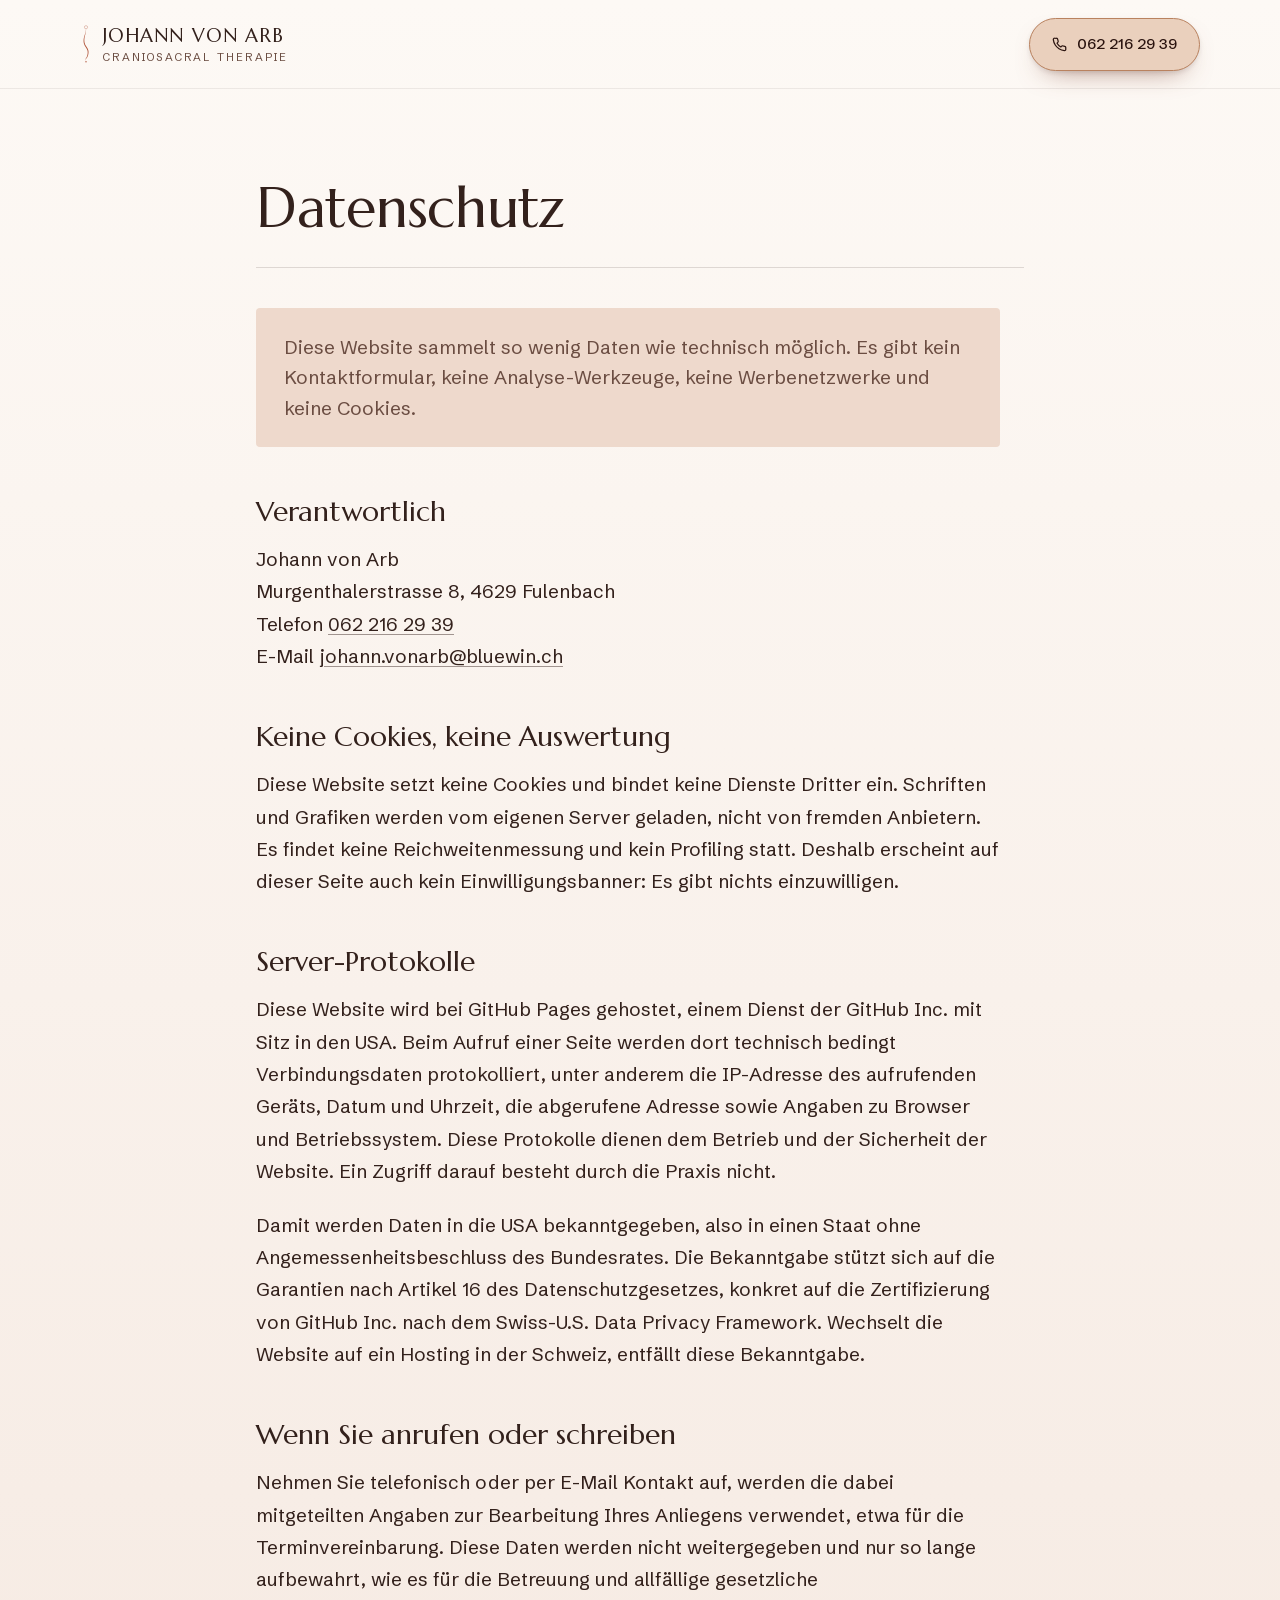
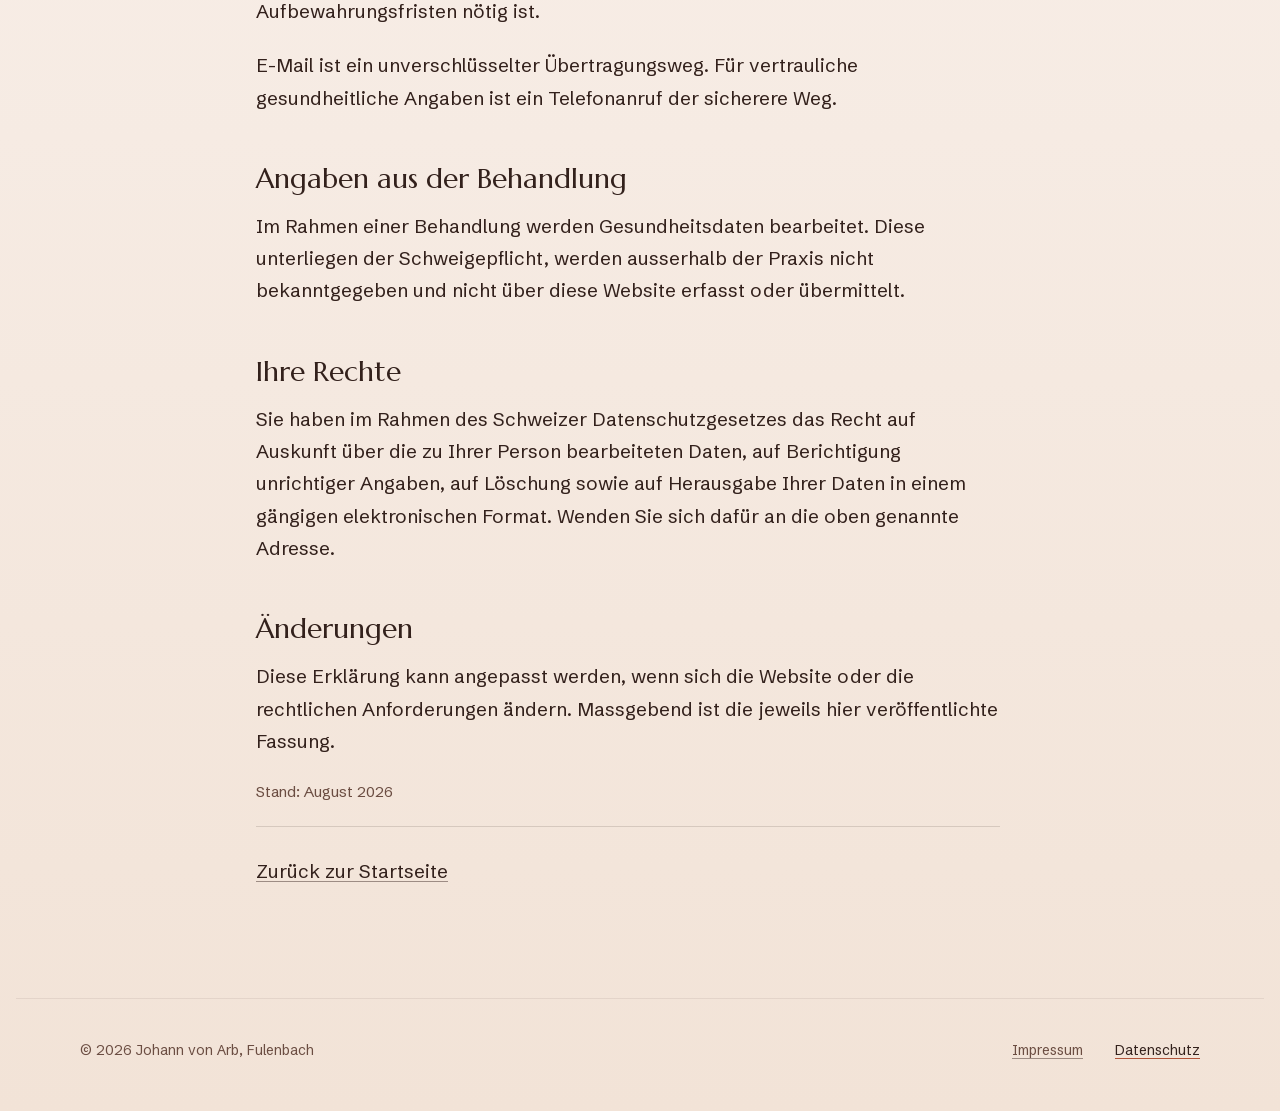
<file: datenschutz.html>
<!DOCTYPE html>
<html lang="de-CH">
<head>
<meta charset="UTF-8">
<meta name="viewport" content="width=device-width, initial-scale=1.0">
<title>Datenschutz | Johann von Arb, Craniosacral Therapie</title>
<meta name="description" content="Datenschutzerklärung der Craniosacral-Praxis Johann von Arb in Fulenbach.">
<link rel="canonical" href="https://f5yct67kcv-source.github.io/webseite-johann-vonarb/datenschutz.html">
<meta name="robots" content="noindex, follow">
<meta name="theme-color" content="#fdf9f5">
<link rel="icon" href="favicon.svg" type="image/svg+xml">
<link rel="apple-touch-icon" href="apple-touch-icon.png">
<link rel="preload" href="assets/fonts/schibsted-var.woff2" as="font" type="font/woff2" crossorigin>
<link rel="stylesheet" href="assets/seite.css">
</head>
<body>

<a class="springmarke" href="#inhalt">Zum Inhalt springen</a>

<header class="kopf">
  <div>
    <a class="marke" href="index.html"><svg class="zeichen" viewBox="0 0 60 200" xmlns="http://www.w3.org/2000/svg" aria-hidden="true" focusable="false"><circle cx="30" cy="16" r="8" fill="none" stroke="currentColor" stroke-width="1.6"/><path d="M29.7 26.0 L29.7 27.8 L29.6 29.5 L29.4 31.2 L29.2 32.8 L29.0 34.4 L28.8 36.0 L28.5 37.5 L28.2 39.1 L27.8 40.5 L27.5 42.0 L27.1 43.4 L26.7 44.9 L26.3 46.3 L25.8 47.7 L25.4 49.0 L24.9 50.4 L24.5 51.8 L24.0 53.2 L23.5 54.5 L23.1 55.9 L22.6 57.3 L22.2 58.7 L21.7 60.1 L21.3 61.5 L20.9 62.9 L20.5 64.4 L20.1 65.9 L19.7 67.4 L19.4 68.9 L19.1 70.4 L18.8 72.0 L18.5 73.7 L18.3 75.3 L18.1 77.0 L18.0 78.8 L17.9 80.5 L17.8 82.4 L17.8 84.3 L17.8 86.2 L17.9 88.2 L18.1 90.2 L18.3 92.1 L18.7 94.0 L19.0 95.8 L19.5 97.5 L20.0 99.2 L20.5 100.8 L21.1 102.4 L21.8 103.9 L22.5 105.4 L23.2 106.9 L23.9 108.3 L24.7 109.6 L25.5 111.0 L26.2 112.3 L27.0 113.6 L27.8 114.8 L28.6 116.1 L29.4 117.3 L30.2 118.5 L31.0 119.8 L31.7 121.0 L32.5 122.2 L33.2 123.4 L33.8 124.7 L34.5 125.9 L35.1 127.2 L35.6 128.5 L36.2 129.8 L36.6 131.2 L37.1 132.6 L37.4 134.0 L37.7 135.5 L38.0 137.0 L38.2 138.6 L38.3 140.3 L38.3 142.0 L38.3 143.8 L38.2 145.7 L38.0 147.7 L37.7 149.7 L37.4 151.6 L37.1 153.3 L36.7 155.0 L36.4 156.5 L36.0 157.9 L35.6 159.3 L35.2 160.5 L34.8 161.7 L34.4 162.7 L33.9 163.7 L33.5 164.7 L33.1 165.5 L32.7 166.4 L32.3 167.1 L31.9 167.8 L31.5 168.5 L31.1 169.1 L30.7 169.7 L30.3 170.2 L29.9 170.8 L29.6 171.3 L29.3 171.8 L29.0 172.3 L28.7 172.8 L28.4 173.3 L28.2 173.8 L28.0 174.3 L27.9 174.9 L27.8 175.4 L27.7 176.0 L27.7 176.5 L27.8 177.1 L27.9 177.7 L28.1 178.4 L28.3 179.0 L28.6 179.7 L28.9 180.5 L29.3 181.3 L29.7 182.1 L30.3 181.9 L29.9 181.0 L29.6 180.2 L29.3 179.4 L29.1 178.8 L29.0 178.1 L28.9 177.6 L28.9 177.0 L29.0 176.6 L29.0 176.1 L29.2 175.7 L29.3 175.3 L29.5 175.0 L29.7 174.6 L30.0 174.3 L30.3 173.9 L30.6 173.5 L31.0 173.1 L31.3 172.7 L31.8 172.2 L32.2 171.8 L32.7 171.2 L33.2 170.7 L33.7 170.1 L34.2 169.4 L34.7 168.7 L35.3 167.9 L35.8 167.1 L36.4 166.2 L36.9 165.2 L37.4 164.1 L38.0 163.0 L38.5 161.8 L39.0 160.4 L39.5 159.0 L40.0 157.5 L40.5 155.9 L40.9 154.2 L41.3 152.3 L41.7 150.4 L42.0 148.3 L42.3 146.2 L42.5 144.1 L42.6 142.1 L42.6 140.2 L42.6 138.3 L42.4 136.5 L42.2 134.7 L41.9 133.0 L41.5 131.4 L41.1 129.8 L40.6 128.2 L40.0 126.7 L39.4 125.3 L38.8 123.9 L38.1 122.5 L37.4 121.1 L36.6 119.8 L35.8 118.5 L35.1 117.2 L34.3 116.0 L33.5 114.7 L32.7 113.5 L31.9 112.2 L31.1 111.0 L30.3 109.8 L29.5 108.5 L28.7 107.3 L28.0 106.0 L27.3 104.7 L26.6 103.4 L26.0 102.0 L25.3 100.7 L24.8 99.2 L24.2 97.8 L23.7 96.3 L23.3 94.7 L22.9 93.1 L22.5 91.4 L22.3 89.7 L22.1 87.8 L21.9 86.0 L21.8 84.1 L21.7 82.4 L21.7 80.6 L21.7 78.9 L21.8 77.3 L21.9 75.7 L22.0 74.1 L22.2 72.5 L22.4 71.0 L22.6 69.5 L22.8 68.0 L23.1 66.5 L23.4 65.1 L23.7 63.6 L24.0 62.2 L24.4 60.8 L24.7 59.4 L25.1 58.0 L25.4 56.6 L25.8 55.2 L26.1 53.8 L26.5 52.4 L26.9 51.0 L27.2 49.6 L27.6 48.1 L27.9 46.7 L28.3 45.3 L28.6 43.8 L28.9 42.3 L29.1 40.8 L29.4 39.3 L29.6 37.7 L29.8 36.2 L30.0 34.5 L30.1 32.9 L30.2 31.2 L30.3 29.5 L30.3 27.8 L30.3 26.0 Z" fill="currentColor"/><circle cx="30" cy="189" r="3.5" fill="currentColor"/></svg><span class="marke-text">Johann von Arb<small>Craniosacral Therapie</small></span></a>
    <a class="ruf" href="tel:+41622162939"><svg width="15" height="15" viewBox="0 0 24 24" fill="none" stroke="currentColor" stroke-width="2" stroke-linecap="round" stroke-linejoin="round" aria-hidden="true"><path d="M22 16.9v3a2 2 0 0 1-2.2 2 19.8 19.8 0 0 1-8.6-3.1 19.5 19.5 0 0 1-6-6A19.8 19.8 0 0 1 2.1 4.2 2 2 0 0 1 4.1 2h3a2 2 0 0 1 2 1.7c.1 1 .4 1.9.7 2.8a2 2 0 0 1-.5 2.1L8.1 9.9a16 16 0 0 0 6 6l1.3-1.3a2 2 0 0 1 2.1-.4c.9.3 1.8.6 2.8.7a2 2 0 0 1 1.7 2Z"/></svg>
      062 216 29 39
    </a>
  </div>
</header>

<main id="inhalt" class="blatt-seite bahn">
  <h1>Datenschutz</h1>

  <div class="text">
    <p class="vorspann">Diese Website sammelt so wenig Daten wie technisch möglich. Es gibt kein Kontaktformular, keine Analyse-Werkzeuge, keine Werbenetzwerke und keine Cookies.</p>

    <h2>Verantwortlich</h2>
    <p>
      Johann von Arb<br>
      Murgenthalerstrasse 8, 4629 Fulenbach<br>
      Telefon <a href="tel:+41622162939">062 216 29 39</a><br>
      E-Mail <a href="mailto:johann.vonarb@bluewin.ch">johann.vonarb@bluewin.ch</a>
    </p>

    <h2>Keine Cookies, keine Auswertung</h2>
    <p>Diese Website setzt keine Cookies und bindet keine Dienste Dritter ein. Schriften und Grafiken werden vom eigenen Server geladen, nicht von fremden Anbietern. Es findet keine Reichweitenmessung und kein Profiling statt. Deshalb erscheint auf dieser Seite auch kein Einwilligungsbanner: Es gibt nichts einzuwilligen.</p>

    <h2>Server-Protokolle</h2>
    <!-- Beim Wechsel des Hostings diesen Abschnitt anpassen: aktuell GitHub Pages
         (GitHub Inc., USA). Bei einem Umzug auf Hostpoint steht hier ein
         Schweizer Anbieter und die Passage zur Auslandbekanntgabe entfällt. -->
    <p>Diese Website wird bei GitHub Pages gehostet, einem Dienst der GitHub Inc. mit Sitz in den USA. Beim Aufruf einer Seite werden dort technisch bedingt Verbindungsdaten protokolliert, unter anderem die IP-Adresse des aufrufenden Geräts, Datum und Uhrzeit, die abgerufene Adresse sowie Angaben zu Browser und Betriebssystem. Diese Protokolle dienen dem Betrieb und der Sicherheit der Website. Ein Zugriff darauf besteht durch die Praxis nicht.</p>
    <p>Damit werden Daten in die USA bekanntgegeben, also in einen Staat ohne Angemessenheitsbeschluss des Bundesrates. Die Bekanntgabe stützt sich auf die Garantien nach Artikel 16 des Datenschutzgesetzes, konkret auf die Zertifizierung von GitHub Inc. nach dem Swiss-U.S. Data Privacy Framework. Wechselt die Website auf ein Hosting in der Schweiz, entfällt diese Bekanntgabe.</p>

    <h2>Wenn Sie anrufen oder schreiben</h2>
    <p>Nehmen Sie telefonisch oder per E-Mail Kontakt auf, werden die dabei mitgeteilten Angaben zur Bearbeitung Ihres Anliegens verwendet, etwa für die Terminvereinbarung. Diese Daten werden nicht weitergegeben und nur so lange aufbewahrt, wie es für die Betreuung und allfällige gesetzliche Aufbewahrungsfristen nötig ist.</p>
    <p>E-Mail ist ein unverschlüsselter Übertragungsweg. Für vertrauliche gesundheitliche Angaben ist ein Telefonanruf der sicherere Weg.</p>

    <h2>Angaben aus der Behandlung</h2>
    <p>Im Rahmen einer Behandlung werden Gesundheitsdaten bearbeitet. Diese unterliegen der Schweigepflicht, werden ausserhalb der Praxis nicht bekanntgegeben und nicht über diese Website erfasst oder übermittelt.</p>

    <h2>Ihre Rechte</h2>
    <p>Sie haben im Rahmen des Schweizer Datenschutzgesetzes das Recht auf Auskunft über die zu Ihrer Person bearbeiteten Daten, auf Berichtigung unrichtiger Angaben, auf Löschung sowie auf Herausgabe Ihrer Daten in einem gängigen elektronischen Format. Wenden Sie sich dafür an die oben genannte Adresse.</p>

    <h2>Änderungen</h2>
    <p>Diese Erklärung kann angepasst werden, wenn sich die Website oder die rechtlichen Anforderungen ändern. Massgebend ist die jeweils hier veröffentlichte Fassung.</p>
    <p class="stand">Stand: August 2026</p>

    <p class="zurueck"><a href="index.html">Zurück zur Startseite</a></p>
  </div>
</main>

<footer class="fuss bahn">
  <div>
    <p>&copy; 2026 Johann von Arb, Fulenbach</p>
    <nav aria-label="Rechtliches">
      <a href="impressum.html">Impressum</a>
      <a href="datenschutz.html" aria-current="page">Datenschutz</a>
    </nav>
  </div>
</footer>

</body>
</html>
</file>
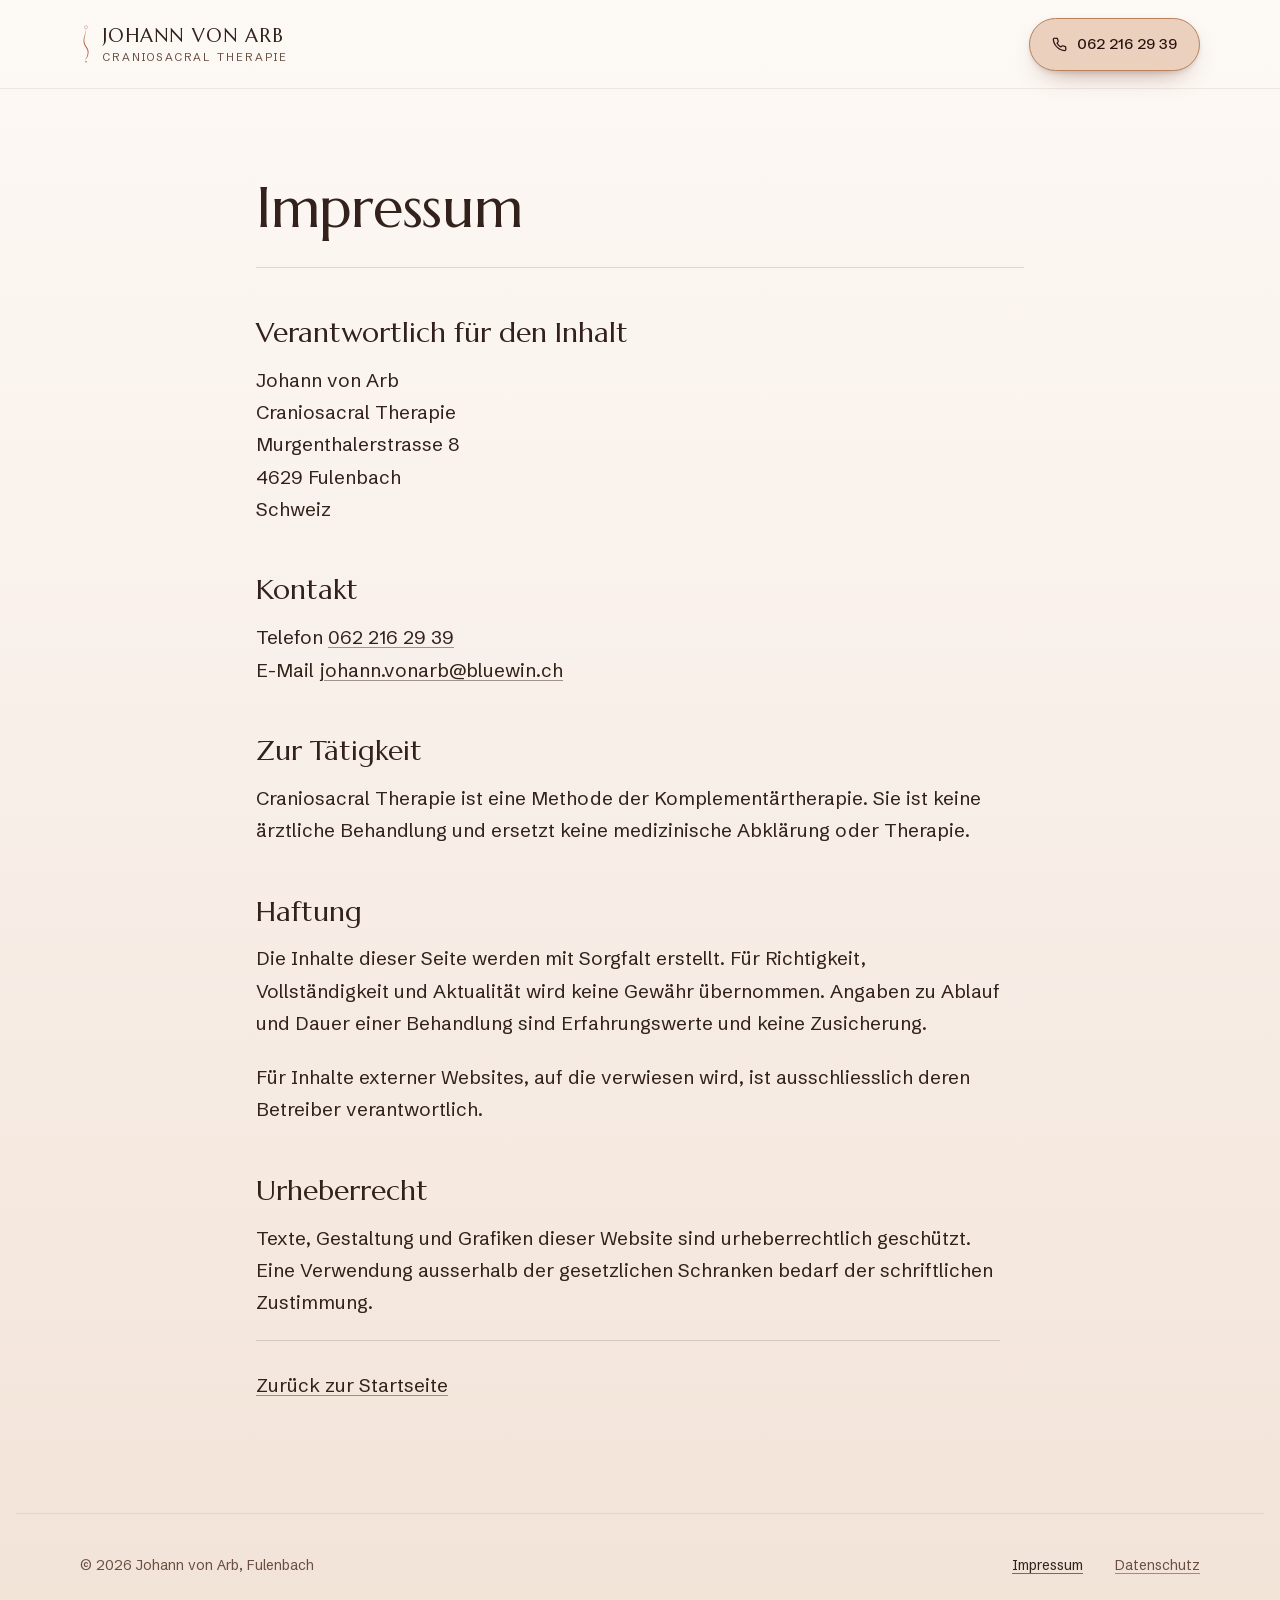
<file: impressum.html>
<!DOCTYPE html>
<html lang="de-CH">
<head>
<meta charset="UTF-8">
<meta name="viewport" content="width=device-width, initial-scale=1.0">
<title>Impressum | Johann von Arb, Craniosacral Therapie</title>
<meta name="description" content="Impressum der Craniosacral-Praxis Johann von Arb in Fulenbach.">
<link rel="canonical" href="https://f5yct67kcv-source.github.io/webseite-johann-vonarb/impressum.html">
<meta name="robots" content="noindex, follow">
<meta name="theme-color" content="#fdf9f5">
<link rel="icon" href="favicon.svg" type="image/svg+xml">
<link rel="apple-touch-icon" href="apple-touch-icon.png">
<link rel="preload" href="assets/fonts/schibsted-var.woff2" as="font" type="font/woff2" crossorigin>
<link rel="stylesheet" href="assets/seite.css">
</head>
<body>

<a class="springmarke" href="#inhalt">Zum Inhalt springen</a>

<header class="kopf">
  <div>
    <a class="marke" href="index.html"><svg class="zeichen" viewBox="0 0 60 200" xmlns="http://www.w3.org/2000/svg" aria-hidden="true" focusable="false"><circle cx="30" cy="16" r="8" fill="none" stroke="currentColor" stroke-width="1.6"/><path d="M29.7 26.0 L29.7 27.8 L29.6 29.5 L29.4 31.2 L29.2 32.8 L29.0 34.4 L28.8 36.0 L28.5 37.5 L28.2 39.1 L27.8 40.5 L27.5 42.0 L27.1 43.4 L26.7 44.9 L26.3 46.3 L25.8 47.7 L25.4 49.0 L24.9 50.4 L24.5 51.8 L24.0 53.2 L23.5 54.5 L23.1 55.9 L22.6 57.3 L22.2 58.7 L21.7 60.1 L21.3 61.5 L20.9 62.9 L20.5 64.4 L20.1 65.9 L19.7 67.4 L19.4 68.9 L19.1 70.4 L18.8 72.0 L18.5 73.7 L18.3 75.3 L18.1 77.0 L18.0 78.8 L17.9 80.5 L17.8 82.4 L17.8 84.3 L17.8 86.2 L17.9 88.2 L18.1 90.2 L18.3 92.1 L18.7 94.0 L19.0 95.8 L19.5 97.5 L20.0 99.2 L20.5 100.8 L21.1 102.4 L21.8 103.9 L22.5 105.4 L23.2 106.9 L23.9 108.3 L24.7 109.6 L25.5 111.0 L26.2 112.3 L27.0 113.6 L27.8 114.8 L28.6 116.1 L29.4 117.3 L30.2 118.5 L31.0 119.8 L31.7 121.0 L32.5 122.2 L33.2 123.4 L33.8 124.7 L34.5 125.9 L35.1 127.2 L35.6 128.5 L36.2 129.8 L36.6 131.2 L37.1 132.6 L37.4 134.0 L37.7 135.5 L38.0 137.0 L38.2 138.6 L38.3 140.3 L38.3 142.0 L38.3 143.8 L38.2 145.7 L38.0 147.7 L37.7 149.7 L37.4 151.6 L37.1 153.3 L36.7 155.0 L36.4 156.5 L36.0 157.9 L35.6 159.3 L35.2 160.5 L34.8 161.7 L34.4 162.7 L33.9 163.7 L33.5 164.7 L33.1 165.5 L32.7 166.4 L32.3 167.1 L31.9 167.8 L31.5 168.5 L31.1 169.1 L30.7 169.7 L30.3 170.2 L29.9 170.8 L29.6 171.3 L29.3 171.8 L29.0 172.3 L28.7 172.8 L28.4 173.3 L28.2 173.8 L28.0 174.3 L27.9 174.9 L27.8 175.4 L27.7 176.0 L27.7 176.5 L27.8 177.1 L27.9 177.7 L28.1 178.4 L28.3 179.0 L28.6 179.7 L28.9 180.5 L29.3 181.3 L29.7 182.1 L30.3 181.9 L29.9 181.0 L29.6 180.2 L29.3 179.4 L29.1 178.8 L29.0 178.1 L28.9 177.6 L28.9 177.0 L29.0 176.6 L29.0 176.1 L29.2 175.7 L29.3 175.3 L29.5 175.0 L29.7 174.6 L30.0 174.3 L30.3 173.9 L30.6 173.5 L31.0 173.1 L31.3 172.7 L31.8 172.2 L32.2 171.8 L32.7 171.2 L33.2 170.7 L33.7 170.1 L34.2 169.4 L34.7 168.7 L35.3 167.9 L35.8 167.1 L36.4 166.2 L36.9 165.2 L37.4 164.1 L38.0 163.0 L38.5 161.8 L39.0 160.4 L39.5 159.0 L40.0 157.5 L40.5 155.9 L40.9 154.2 L41.3 152.3 L41.7 150.4 L42.0 148.3 L42.3 146.2 L42.5 144.1 L42.6 142.1 L42.6 140.2 L42.6 138.3 L42.4 136.5 L42.2 134.7 L41.9 133.0 L41.5 131.4 L41.1 129.8 L40.6 128.2 L40.0 126.7 L39.4 125.3 L38.8 123.9 L38.1 122.5 L37.4 121.1 L36.6 119.8 L35.8 118.5 L35.1 117.2 L34.3 116.0 L33.5 114.7 L32.7 113.5 L31.9 112.2 L31.1 111.0 L30.3 109.8 L29.5 108.5 L28.7 107.3 L28.0 106.0 L27.3 104.7 L26.6 103.4 L26.0 102.0 L25.3 100.7 L24.8 99.2 L24.2 97.8 L23.7 96.3 L23.3 94.7 L22.9 93.1 L22.5 91.4 L22.3 89.7 L22.1 87.8 L21.9 86.0 L21.8 84.1 L21.7 82.4 L21.7 80.6 L21.7 78.9 L21.8 77.3 L21.9 75.7 L22.0 74.1 L22.2 72.5 L22.4 71.0 L22.6 69.5 L22.8 68.0 L23.1 66.5 L23.4 65.1 L23.7 63.6 L24.0 62.2 L24.4 60.8 L24.7 59.4 L25.1 58.0 L25.4 56.6 L25.8 55.2 L26.1 53.8 L26.5 52.4 L26.9 51.0 L27.2 49.6 L27.6 48.1 L27.9 46.7 L28.3 45.3 L28.6 43.8 L28.9 42.3 L29.1 40.8 L29.4 39.3 L29.6 37.7 L29.8 36.2 L30.0 34.5 L30.1 32.9 L30.2 31.2 L30.3 29.5 L30.3 27.8 L30.3 26.0 Z" fill="currentColor"/><circle cx="30" cy="189" r="3.5" fill="currentColor"/></svg><span class="marke-text">Johann von Arb<small>Craniosacral Therapie</small></span></a>
    <a class="ruf" href="tel:+41622162939"><svg width="15" height="15" viewBox="0 0 24 24" fill="none" stroke="currentColor" stroke-width="2" stroke-linecap="round" stroke-linejoin="round" aria-hidden="true"><path d="M22 16.9v3a2 2 0 0 1-2.2 2 19.8 19.8 0 0 1-8.6-3.1 19.5 19.5 0 0 1-6-6A19.8 19.8 0 0 1 2.1 4.2 2 2 0 0 1 4.1 2h3a2 2 0 0 1 2 1.7c.1 1 .4 1.9.7 2.8a2 2 0 0 1-.5 2.1L8.1 9.9a16 16 0 0 0 6 6l1.3-1.3a2 2 0 0 1 2.1-.4c.9.3 1.8.6 2.8.7a2 2 0 0 1 1.7 2Z"/></svg>
      062 216 29 39
    </a>
  </div>
</header>

<main id="inhalt" class="blatt-seite bahn">
  <h1>Impressum</h1>

  <div class="text">
    <h2>Verantwortlich für den Inhalt</h2>
    <p>
      Johann von Arb<br>
      Craniosacral Therapie<br>
      Murgenthalerstrasse 8<br>
      4629 Fulenbach<br>
      Schweiz
    </p>

    <h2>Kontakt</h2>
    <p>
      Telefon <a href="tel:+41622162939">062 216 29 39</a><br>
      E-Mail <a href="mailto:johann.vonarb@bluewin.ch">johann.vonarb@bluewin.ch</a>
    </p>

    <h2>Zur Tätigkeit</h2>
    <p>Craniosacral Therapie ist eine Methode der Komplementärtherapie. Sie ist keine ärztliche Behandlung und ersetzt keine medizinische Abklärung oder Therapie.</p>

    <h2>Haftung</h2>
    <p>Die Inhalte dieser Seite werden mit Sorgfalt erstellt. Für Richtigkeit, Vollständigkeit und Aktualität wird keine Gewähr übernommen. Angaben zu Ablauf und Dauer einer Behandlung sind Erfahrungswerte und keine Zusicherung.</p>
    <p>Für Inhalte externer Websites, auf die verwiesen wird, ist ausschliesslich deren Betreiber verantwortlich.</p>

    <h2>Urheberrecht</h2>
    <p>Texte, Gestaltung und Grafiken dieser Website sind urheberrechtlich geschützt. Eine Verwendung ausserhalb der gesetzlichen Schranken bedarf der schriftlichen Zustimmung.</p>

    <p class="zurueck"><a href="index.html">Zurück zur Startseite</a></p>
  </div>
</main>

<footer class="fuss bahn">
  <div>
    <p>&copy; 2026 Johann von Arb, Fulenbach</p>
    <nav aria-label="Rechtliches">
      <a href="impressum.html" aria-current="page">Impressum</a>
      <a href="datenschutz.html">Datenschutz</a>
    </nav>
  </div>
</footer>

</body>
</html>
</file>
<file: assets/seite.css>
/* Textseiten (Impressum, Datenschutz).
   Gleiche Welt wie die Startseite: warmes Terracotta, heller Knopf mit
   dunkler Schrift, Marcellus fuer Ueberschriften. Die Startseite traegt
   ihr CSS inline, damit sie ohne zweiten Aufruf zeichnet; hier lohnt sich
   die gemeinsame Datei, weil beide Seiten identisch aussehen. */

@font-face {
  font-family: 'Schibsted Grotesk';
  src: url('fonts/schibsted-var.woff2') format('woff2-variations');
  font-weight: 400 700;
  font-style: normal;
  font-display: swap;
}
@font-face {
  font-family: 'Marcellus';
  src: url('fonts/marcellus.woff2') format('woff2');
  font-weight: 400;
  font-style: normal;
  font-display: swap;
}

:root {
  --sand: #f6ebe4;
  --sand-hell: #fcf4ef;
  --ton: #eed9cc;
  --text: #33211c;
  --text-leise: #6b4d42;
  --linie: rgba(51, 33, 28, 0.15);
  --linie-fein: rgba(51, 33, 28, 0.08);
  --breite: 78rem;
  --rand: clamp(1.25rem, 5vw, 4.5rem);

  /* Gleiche Rollen wie auf der Startseite: heller Knopf mit dunkler
     Schrift und feiner Kontur, satter Ton fuer alles Gezeichnete. */
  --akzent: #ead0bd;
  --akzent-tief: #e0c0aa;
  --akzent-kontur: #b9825f;
  --knopf-schrift: #2b1410;
  --zeichen: #b0553a;
  --band-tief: #e5c7b2;
  --band-leise: #4a3229;
}

*, *::before, *::after { box-sizing: border-box; }
html {
  -webkit-text-size-adjust: 100%;
  scroll-behavior: smooth;
  scroll-padding-top: 6.5rem;
  scrollbar-color: #b59784 #f6ebe4;
  scrollbar-width: thin;
  background-color: #f2e3d7;
}
@media (prefers-reduced-motion: reduce) { html { scroll-behavior: auto; } }

body {
  margin: 0;
  background: linear-gradient(180deg, #fdf9f5 0%, #f7ede6 55%, #f2e3d7 100%) no-repeat;
  color: var(--text);
  font-family: 'Schibsted Grotesk', -apple-system, BlinkMacSystemFont, 'Segoe UI', sans-serif;
  font-size: clamp(1.0625rem, 0.99rem + 0.35vw, 1.1875rem);
  line-height: 1.7;
  -webkit-font-smoothing: antialiased;
}

::selection { background: var(--text); color: var(--sand-hell); }
:focus-visible { outline: 2px solid var(--zeichen); outline-offset: 3px; border-radius: 4px; }
::-webkit-scrollbar { width: 11px; height: 11px; }
::-webkit-scrollbar-track { background: #f6ebe4; }
::-webkit-scrollbar-thumb { background: #cbab97; border: 3px solid #f6ebe4; border-radius: 99px; }
::-webkit-scrollbar-thumb:hover { background: #b59784; }

a { color: inherit; text-underline-offset: 3px; text-decoration-color: rgba(51, 33, 28, 0.45); }
a:hover { text-decoration-color: var(--zeichen); }

.springmarke { position: absolute; left: -9999px; top: 0; background: var(--text); color: var(--sand-hell); padding: 0.75rem 1.25rem; z-index: 99; }
.springmarke:focus { left: 0; }

.bahn { max-width: var(--breite); margin-inline: auto; padding-inline: var(--rand); }

.kopf { border-bottom: 1px solid var(--linie-fein); }
.kopf > div {
  max-width: var(--breite);
  margin-inline: auto;
  padding: 1.1rem var(--rand);
  display: flex;
  align-items: center;
  justify-content: space-between;
  gap: 1.5rem;
}

.marke {
  display: inline-flex;
  align-items: center;
  gap: 0.7rem;
  font-family: 'Marcellus', 'Iowan Old Style', Georgia, serif;
  font-size: 1.1875rem;
  letter-spacing: 0.055em;
  text-transform: uppercase;
  text-decoration: none;
  line-height: 1.1;
  white-space: nowrap;
}
.marke .zeichen { height: 40px; width: auto; flex: none; color: var(--zeichen); }
.marke small {
  display: block;
  font-family: 'Schibsted Grotesk', sans-serif;
  font-size: 0.6875rem;
  letter-spacing: 0.2em;
  text-transform: uppercase;
  color: var(--text-leise);
  margin-top: 0.35rem;
}

.ruf {
  display: inline-flex;
  align-items: center;
  gap: 0.6rem;
  background: var(--akzent);
  color: var(--knopf-schrift);
  border: 1px solid var(--akzent-kontur);
  text-decoration: none;
  padding: 0.8rem 1.4rem;
  border-radius: 999px;
  font-size: 0.9375rem;
  font-weight: 500;
  white-space: nowrap;
  box-shadow: 0 2px 4px rgba(51, 33, 28, 0.1), 0 12px 28px -16px rgba(120, 60, 40, 0.75);
  transition: background 0.22s cubic-bezier(0.16, 1, 0.3, 1), transform 0.22s cubic-bezier(0.16, 1, 0.3, 1), box-shadow 0.22s;
}
.ruf:hover {
  background: var(--akzent-tief);
  transform: translateY(-2px);
  box-shadow: 0 4px 8px rgba(51, 33, 28, 0.12), 0 18px 34px -18px rgba(120, 60, 40, 0.8);
}
.ruf:active { transform: translateY(0); }
.ruf svg { flex: none; }

/* Wie auf der Startseite: auf schmalen Geräten weicht das Hörersymbol,
   damit Marke und Nummer nebeneinander in die Zeile passen. */
@media (max-width: 30rem) {
  .kopf > div { gap: 0.75rem; padding-inline: 1.25rem; }
  .kopf .marke { font-size: 1rem; letter-spacing: 0.04em; }
  .kopf .marke small { font-size: 0.6875rem; letter-spacing: 0.13em; margin-top: 0.25rem; }
  .marke .zeichen { height: 34px; }
  .kopf .ruf { padding: 0.6rem 1rem; min-height: 44px; font-size: 0.875rem; }
  .kopf .ruf svg { display: none; }
}

.blatt-seite { padding-block: clamp(3rem, 7vw, 5.5rem) clamp(3.5rem, 7vw, 6rem); max-width: 56rem; }

h1 {
  font-family: 'Marcellus', 'Iowan Old Style', Georgia, serif;
  font-weight: 400;
  font-size: clamp(2.25rem, 1.6rem + 3vw, 3.5rem);
  line-height: 1.1;
  letter-spacing: -0.005em;
  margin: 0 0 2.5rem;
  padding-bottom: 1.75rem;
  border-bottom: 1px solid var(--linie);
}

h2 {
  font-family: 'Marcellus', 'Iowan Old Style', Georgia, serif;
  font-weight: 400;
  font-size: clamp(1.375rem, 1.2rem + 0.8vw, 1.75rem);
  line-height: 1.2;
  margin: 3rem 0 0.9rem;
}

.text { max-width: 62ch; }
.text p { margin: 0 0 1.35rem; }
.vorspann {
  font-size: 1.1875rem;
  line-height: 1.6;
  color: var(--text-leise);
  background: var(--ton);
  border-radius: 4px;
  padding: 1.5rem 1.75rem;
}

.stand { font-size: 0.9375rem; color: var(--text-leise); }
.zurueck { margin-top: 3rem; padding-top: 1.75rem; border-top: 1px solid var(--linie); }

.fuss { padding-block: 2.5rem 3rem; font-size: 0.875rem; color: var(--text-leise); border-top: 1px solid var(--linie-fein); }
.fuss > div { display: flex; flex-wrap: wrap; gap: 1rem 2rem; justify-content: space-between; align-items: baseline; }
.fuss p { margin: 0; }
.fuss nav { display: flex; gap: 2rem; }
.fuss [aria-current="page"] { color: var(--text); text-decoration-color: var(--zeichen); }
</file>
